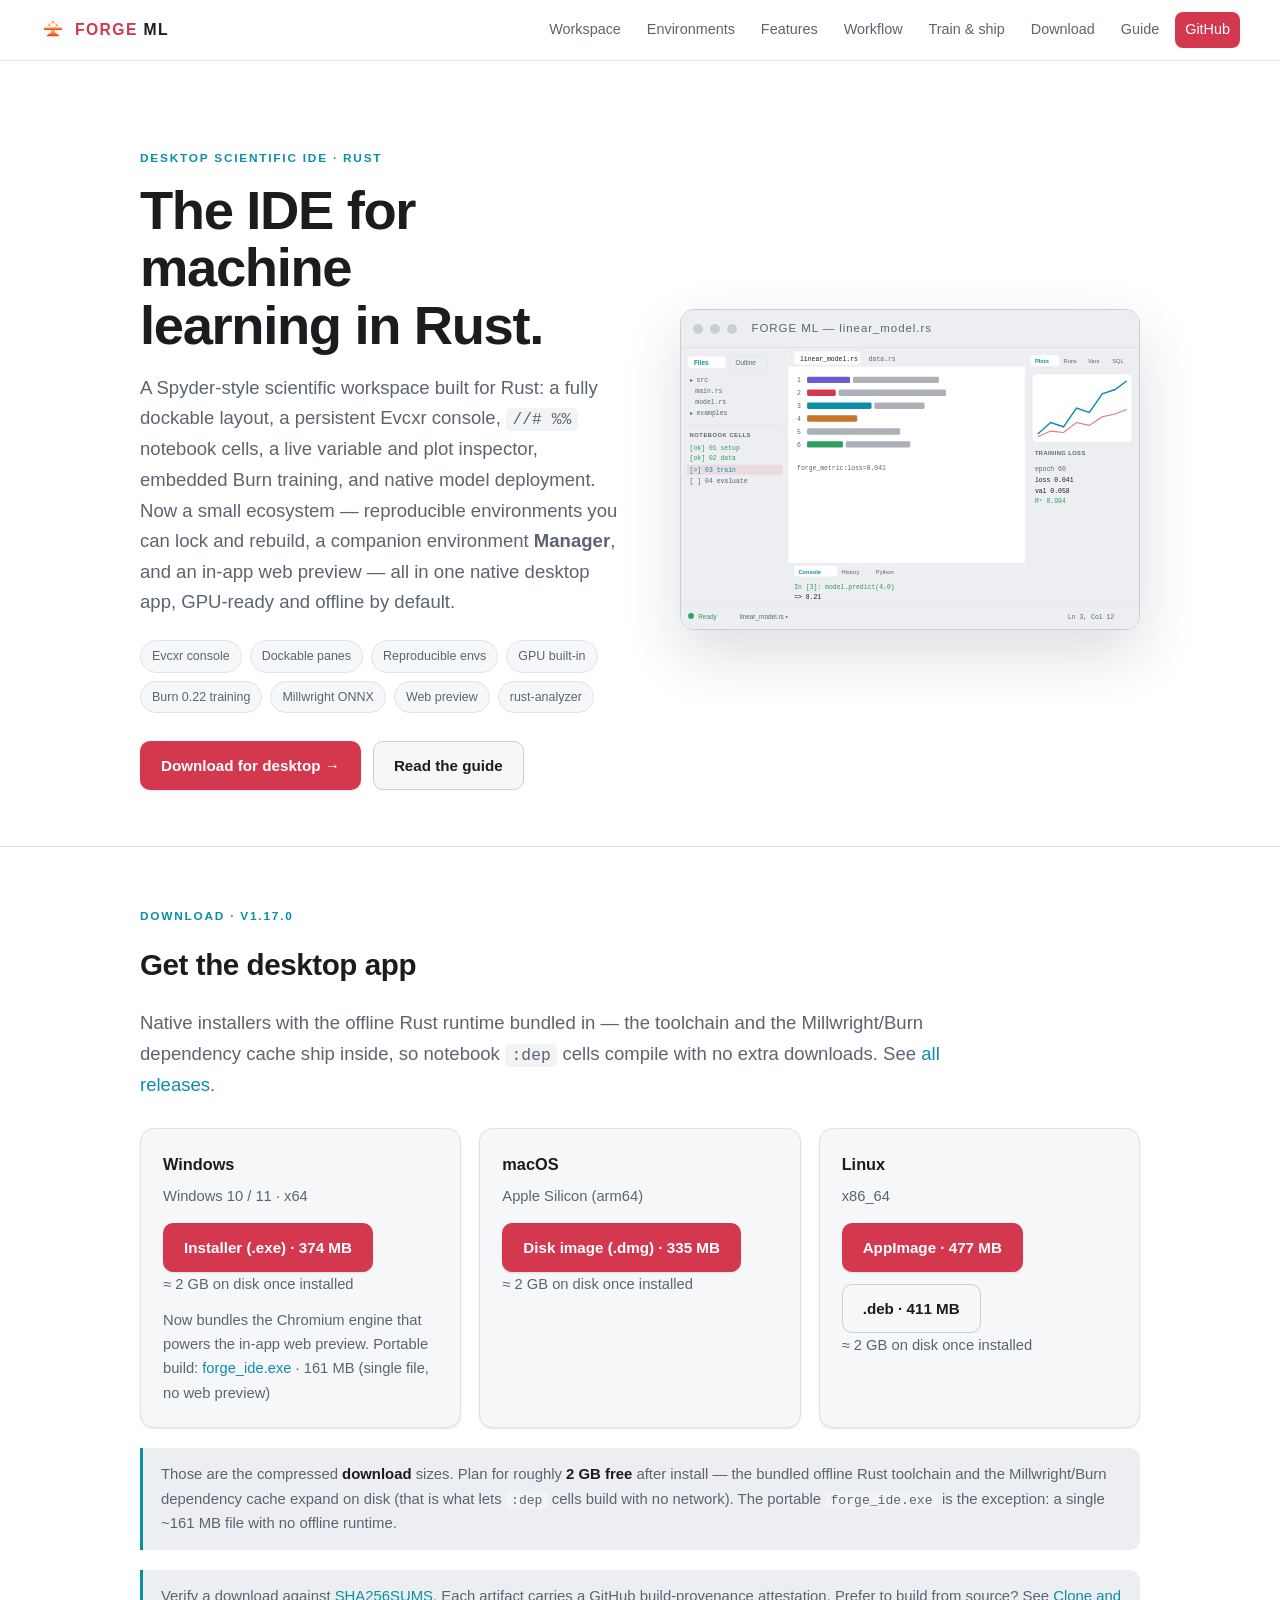
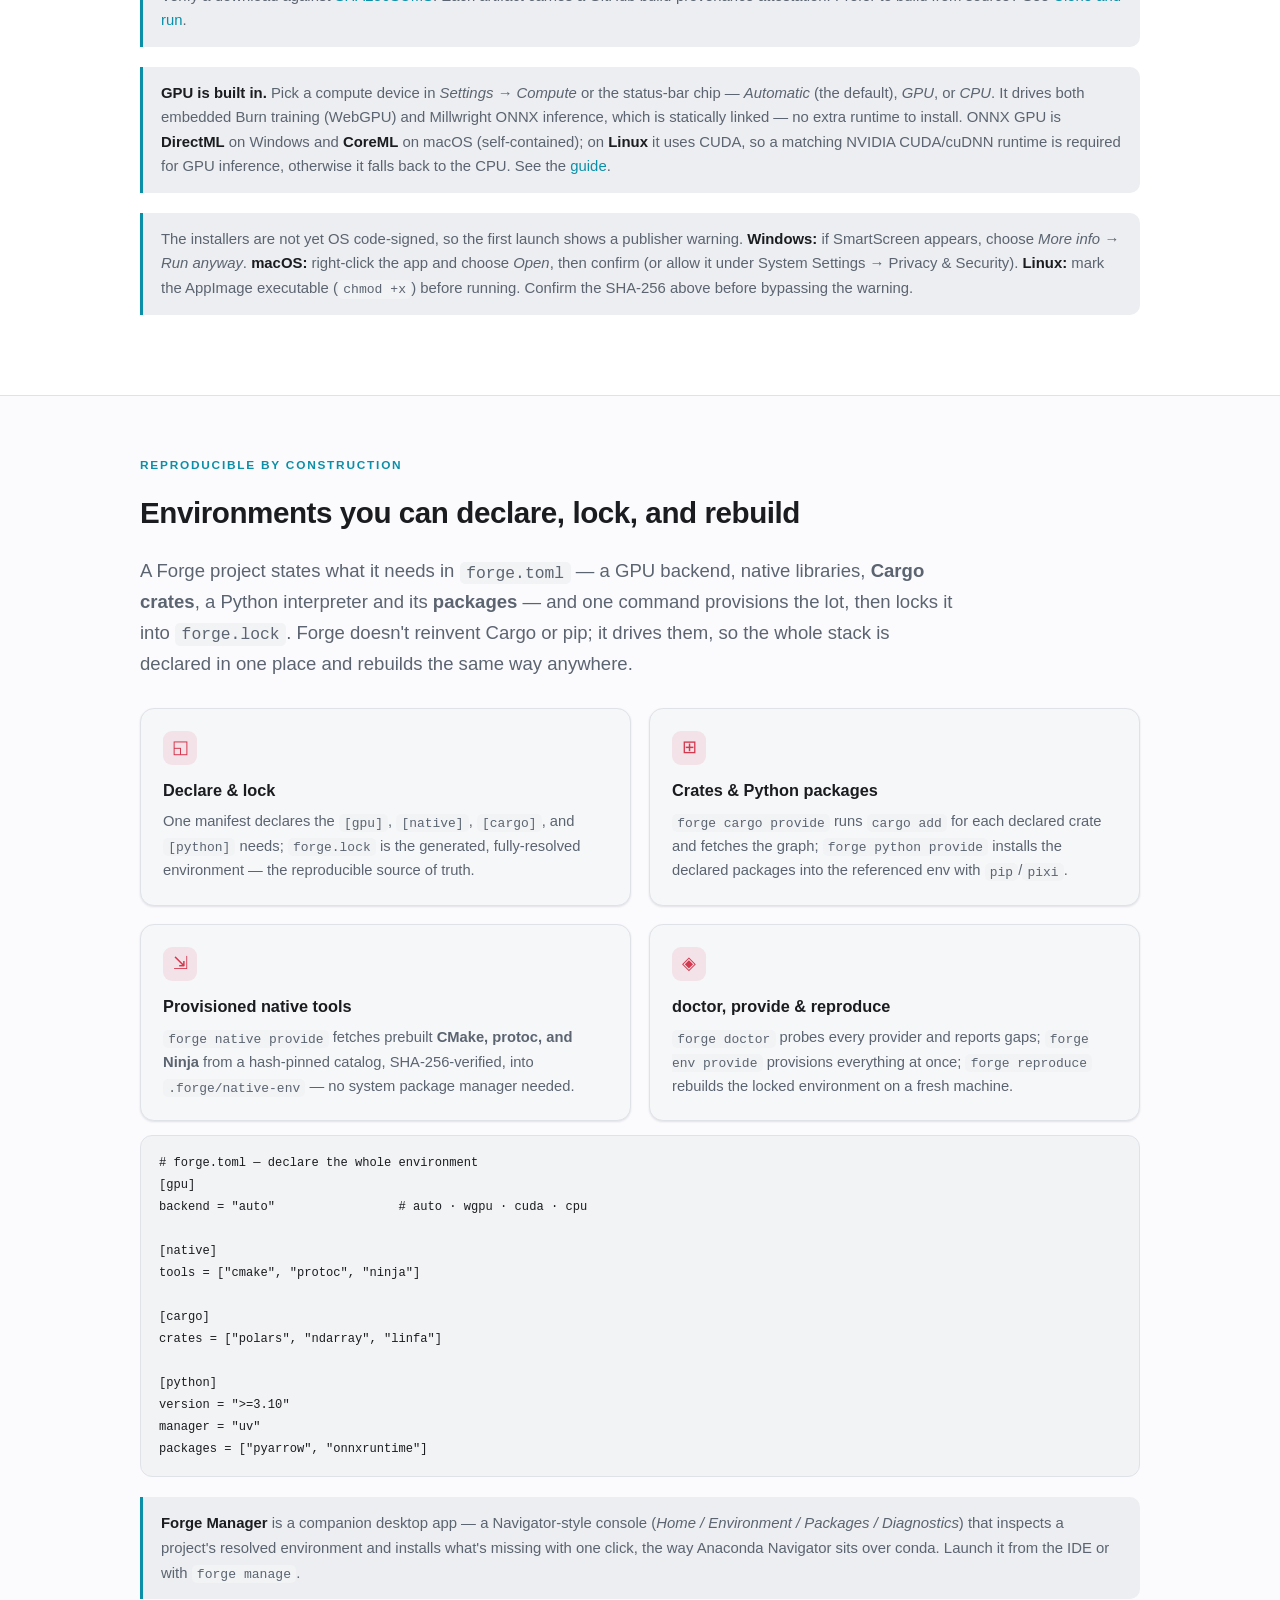
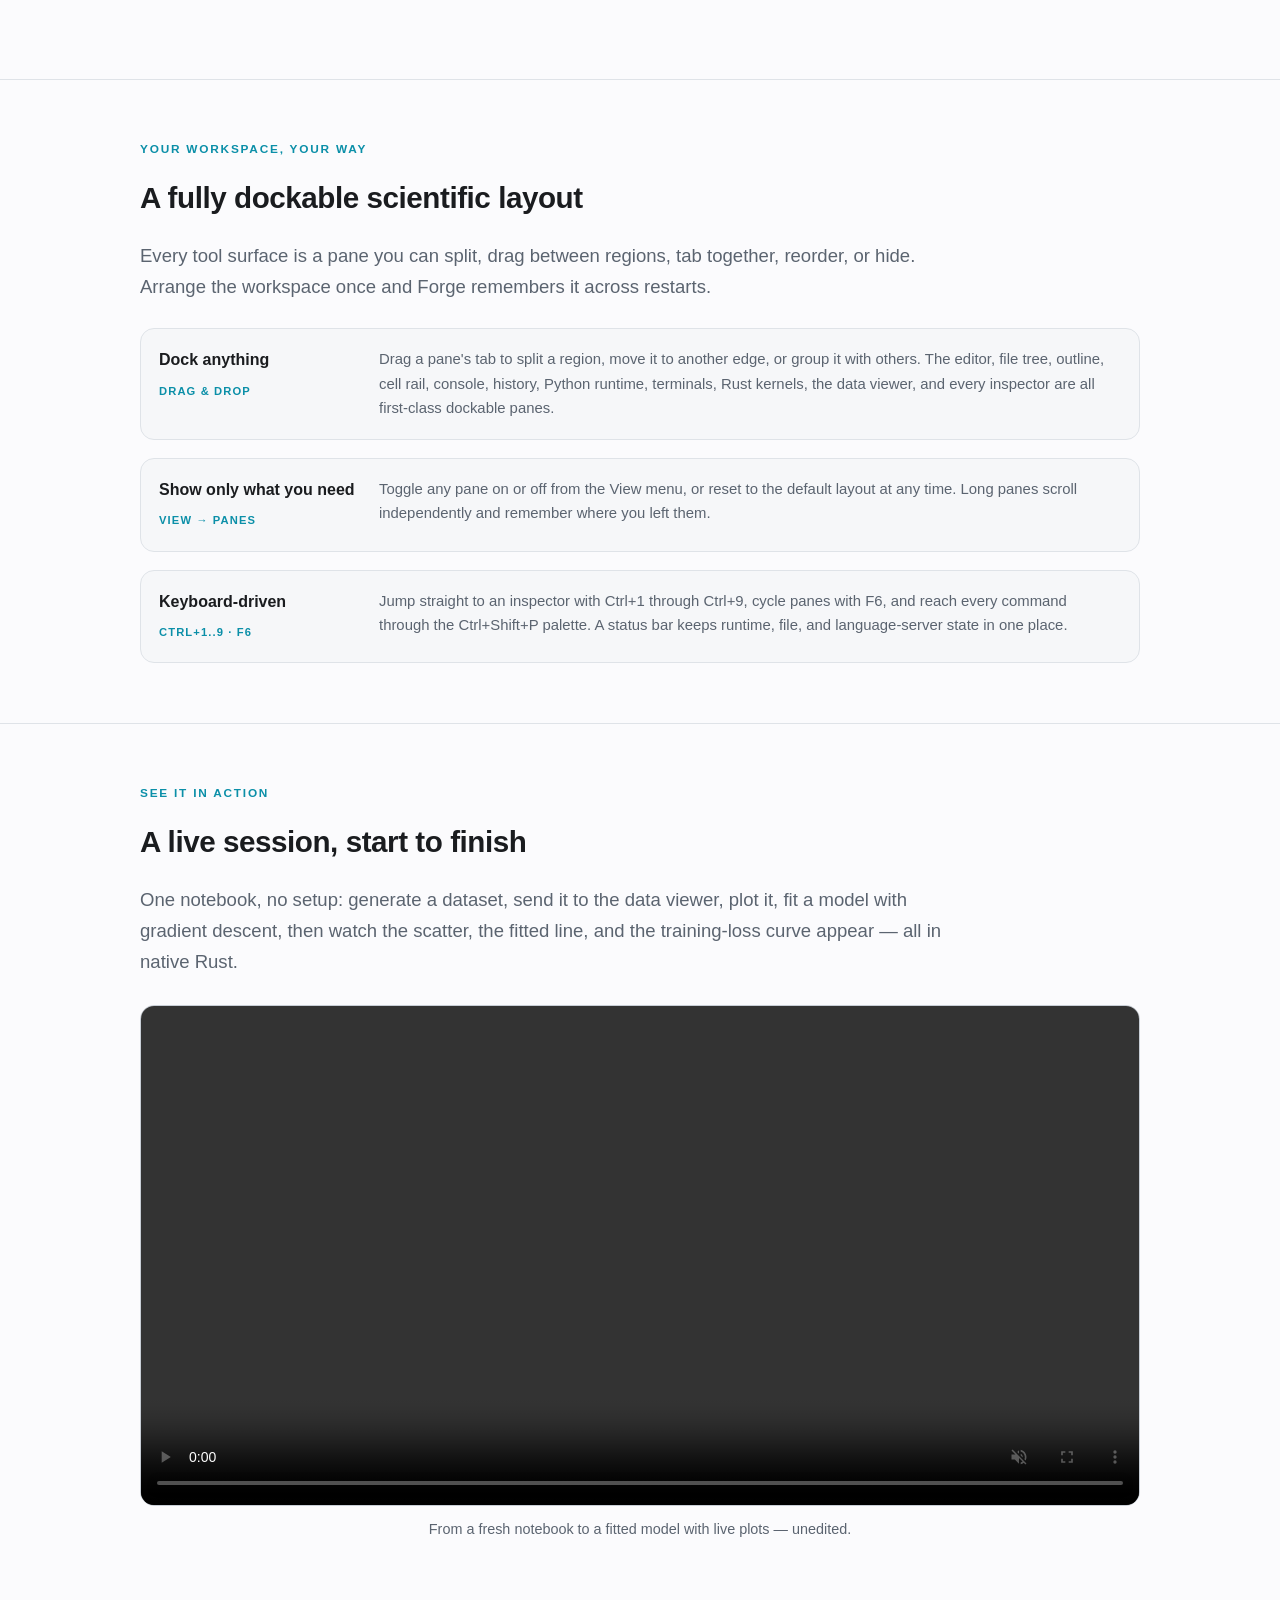
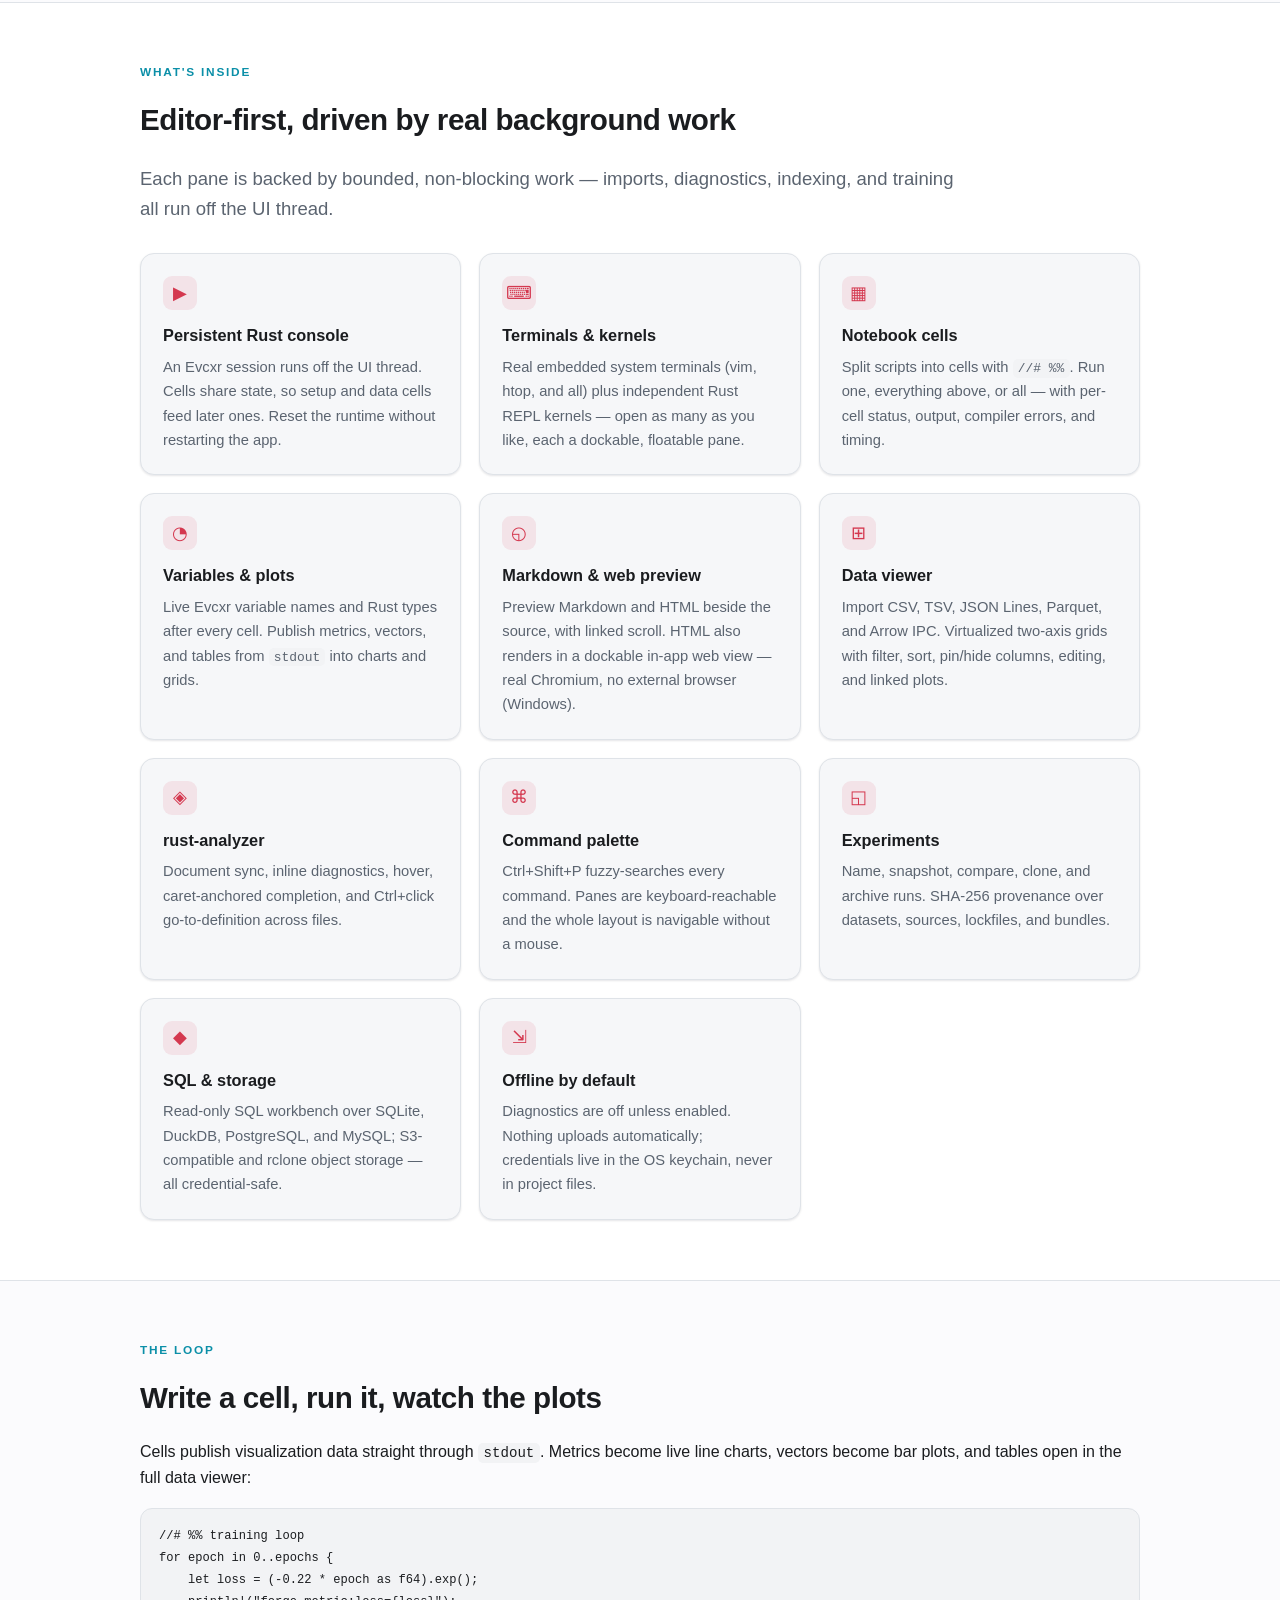
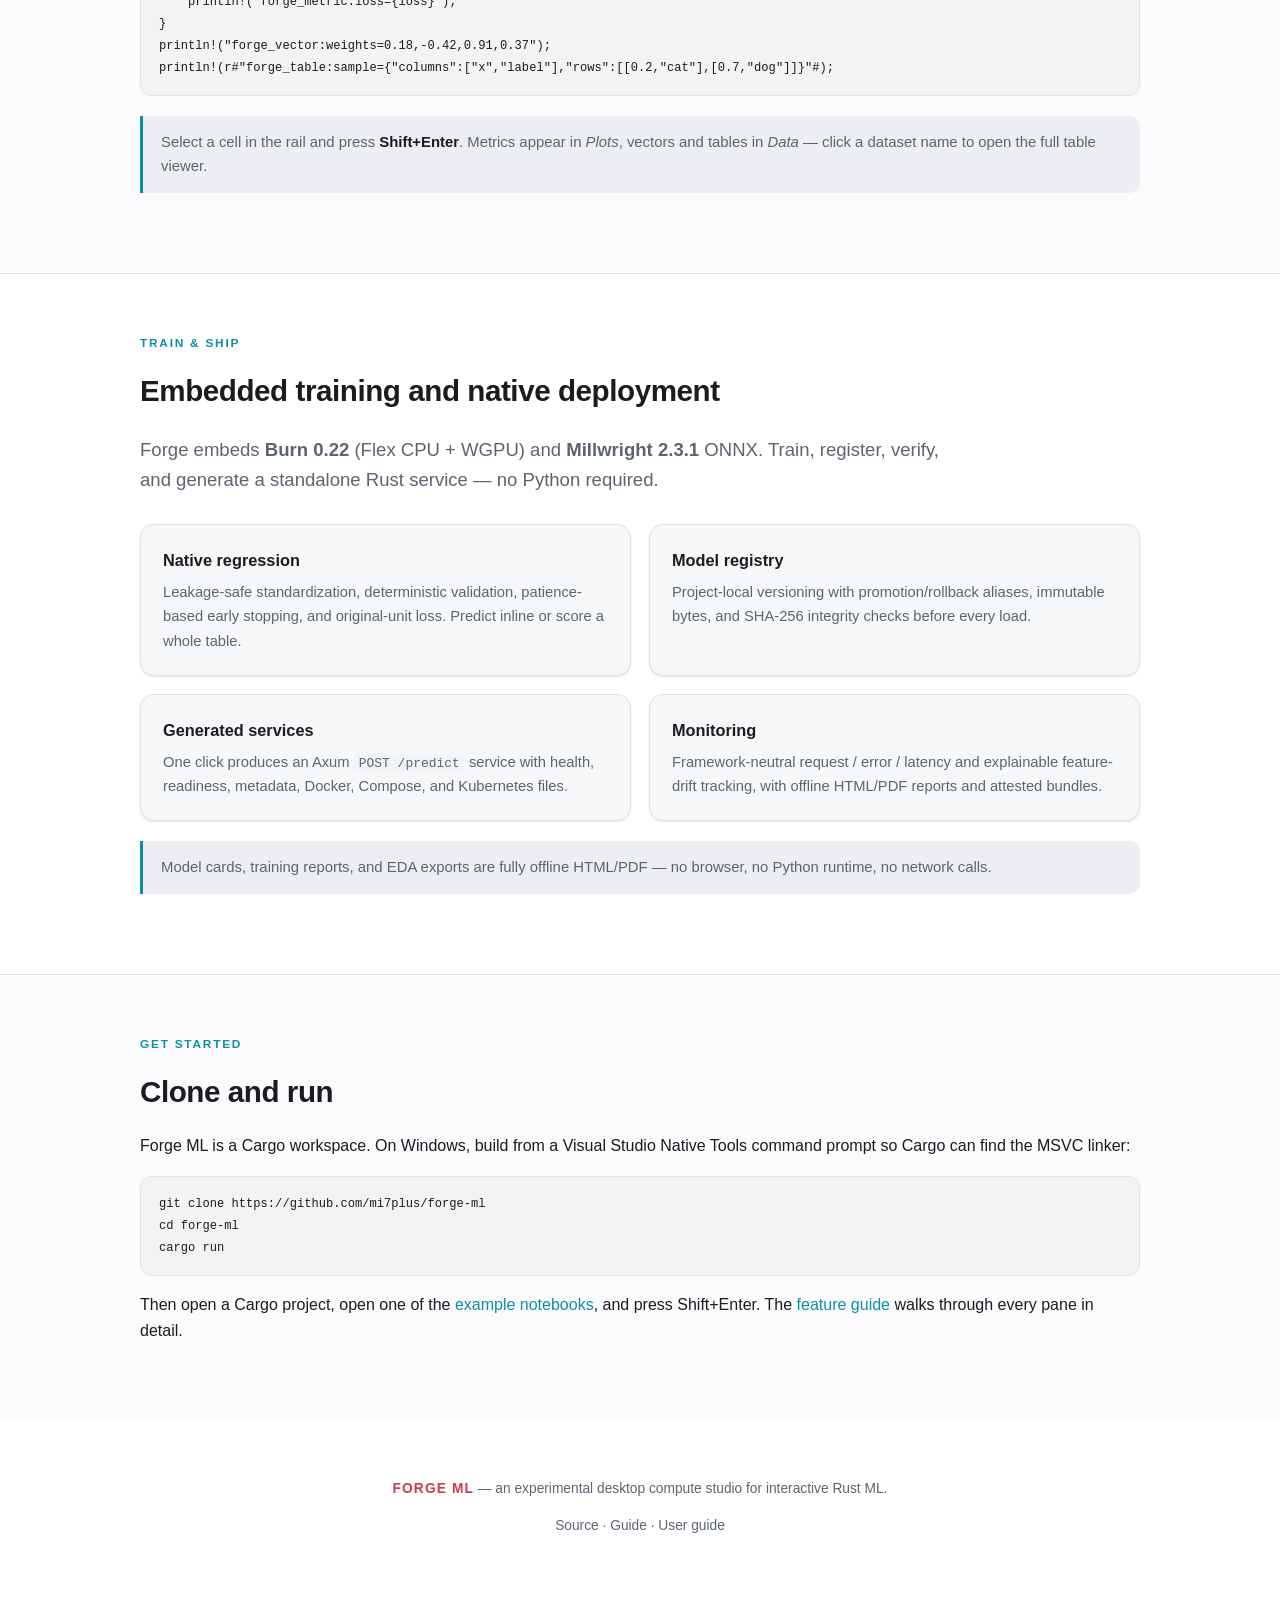
<file: site/index.html>
<!DOCTYPE html>
<html lang="en">
<head>
<meta charset="utf-8">
<meta name="viewport" content="width=device-width, initial-scale=1">
<title>Forge ML — a Rust IDE for machine learning</title>
<meta name="description" content="Forge ML is a desktop scientific IDE for interactive Rust machine-learning work: a dockable workspace, a persistent Evcxr console, notebook cells, live plots, embedded Burn training, and native model deployment.">
<link rel="icon" type="image/svg+xml" href="favicon.svg">
<link rel="alternate icon" href="favicon.ico">
<link rel="apple-touch-icon" href="favicon-256.png">
<link rel="stylesheet" href="styles.css">
</head>
<body>
<nav class="nav">
  <span class="brand"><img src="logo-mark.svg" alt="" width="26" height="26" style="vertical-align:-7px;margin-right:9px">FORGE <span>ML</span></span>
  <div class="links">
    <a href="#workspace">Workspace</a>
    <a href="#ecosystem">Environments</a>
    <a href="#features">Features</a>
    <a href="#workflow">Workflow</a>
    <a href="#ml">Train &amp; ship</a>
    <a href="#download">Download</a>
    <a href="guide.html">Guide</a>
    <a class="cta" href="https://github.com/mi7plus/forge-ml">GitHub</a>
  </div>
</nav>

<header class="hero">
  <div class="wrap hero-grid">
    <div>
      <p class="eyebrow">Desktop scientific IDE · Rust</p>
      <h1>The IDE for machine<br>learning in Rust.</h1>
      <p class="lede">A Spyder-style scientific workspace built for Rust: a fully dockable layout,
      a persistent Evcxr console, <code>//# %%</code> notebook cells, a live variable and plot
      inspector, embedded Burn training, and native model deployment. Now a small ecosystem —
      reproducible environments you can lock and rebuild, a companion environment
      <strong>Manager</strong>, and an in-app web preview — all in one native desktop app,
      GPU-ready and offline by default.</p>
      <div class="badges">
        <span class="chip">Evcxr console</span>
        <span class="chip">Dockable panes</span>
        <span class="chip">Reproducible envs</span>
        <span class="chip">GPU built-in</span>
        <span class="chip">Burn 0.22 training</span>
        <span class="chip">Millwright ONNX</span>
        <span class="chip">Web preview</span>
        <span class="chip">rust-analyzer</span>
      </div>
      <div class="cta">
        <a class="btn primary" href="#download">Download for desktop →</a>
        <a class="btn ghost" href="guide.html">Read the guide</a>
      </div>
    </div>

    <div class="mockup" role="img" aria-label="Forge ML workspace: a dockable layout with a left navigator, a center editor, a right inspector, and a bottom console.">
      <div class="titlebar">
        <span class="dot"></span><span class="dot"></span><span class="dot"></span>
        <span class="tb-title">FORGE ML — linear_model.rs</span>
      </div>
      <svg viewBox="0 0 640 392" xmlns="http://www.w3.org/2000/svg">
        <!-- panels -->
        <rect x="0" y="0" width="640" height="392" style="fill:var(--surface)"/>
        <!-- left navigator -->
        <rect x="0" y="0" width="150" height="356" style="fill:var(--surface-2)"/>
        <rect x="10" y="12" width="52" height="16" rx="4" style="fill:var(--bg)"/>
        <rect x="68" y="12" width="52" height="16" rx="4" style="fill:transparent;stroke:var(--border);stroke-width:1"/>
        <text x="18" y="24" style="fill:var(--cyan);font:600 9px sans-serif">Files</text>
        <text x="76" y="24" style="fill:var(--muted);font:9px sans-serif">Outline</text>
        <g style="fill:var(--muted);font:9px monospace">
          <text x="12" y="48">▸ src</text>
          <text x="20" y="63">main.rs</text>
          <text x="20" y="78">model.rs</text>
          <text x="12" y="93">▸ examples</text>
        </g>
        <line x1="10" y1="108" x2="140" y2="108" style="stroke:var(--border);stroke-width:1"/>
        <text x="12" y="124" style="fill:var(--muted);font:700 8px sans-serif;letter-spacing:.1em">NOTEBOOK CELLS</text>
        <g style="font:9px monospace">
          <text x="12" y="142" style="fill:var(--green)">[ok] 01 setup</text>
          <text x="12" y="157" style="fill:var(--green)">[ok] 02 data</text>
          <rect x="8" y="163" width="134" height="14" rx="3" style="fill:var(--red-soft)"/>
          <text x="12" y="173" style="fill:var(--cyan)">[&gt;]  03 train</text>
          <text x="12" y="188" style="fill:var(--muted)">[ ]  04 evaluate</text>
        </g>

        <!-- editor -->
        <rect x="150" y="0" width="330" height="300" style="fill:var(--bg)"/>
        <rect x="150" y="0" width="330" height="26" style="fill:var(--surface-2)"/>
        <rect x="158" y="5" width="92" height="18" rx="4" style="fill:var(--bg)"/>
        <text x="166" y="18" style="fill:var(--text);font:9px monospace">linear_model.rs</text>
        <text x="262" y="18" style="fill:var(--muted);font:9px monospace">data.rs</text>
        <g style="font:9px monospace">
          <text x="162" y="48" style="fill:var(--muted)">1</text><rect x="176" y="40" width="60" height="9" rx="2" style="fill:var(--violet)"/><rect x="240" y="40" width="120" height="9" rx="2" style="fill:var(--muted);opacity:.5"/>
          <text x="162" y="66" style="fill:var(--muted)">2</text><rect x="176" y="58" width="40" height="9" rx="2" style="fill:var(--red)"/><rect x="220" y="58" width="150" height="9" rx="2" style="fill:var(--muted);opacity:.5"/>
          <text x="162" y="84" style="fill:var(--muted)">3</text><rect x="176" y="76" width="90" height="9" rx="2" style="fill:var(--cyan)"/><rect x="270" y="76" width="70" height="9" rx="2" style="fill:var(--muted);opacity:.5"/>
          <text x="162" y="102" style="fill:var(--muted)">4</text><rect x="176" y="94" width="70" height="9" rx="2" style="fill:var(--ember)"/>
          <text x="162" y="120" style="fill:var(--muted)">5</text><rect x="176" y="112" width="130" height="9" rx="2" style="fill:var(--muted);opacity:.5"/>
          <text x="162" y="138" style="fill:var(--muted)">6</text><rect x="176" y="130" width="50" height="9" rx="2" style="fill:var(--green)"/><rect x="230" y="130" width="90" height="9" rx="2" style="fill:var(--muted);opacity:.5"/>
        </g>
        <text x="162" y="170" style="fill:var(--muted);font:9px monospace">forge_metric:loss=0.041</text>

        <!-- bottom console under editor -->
        <rect x="150" y="300" width="330" height="56" style="fill:var(--surface-2)"/>
        <rect x="158" y="304" width="60" height="15" rx="3" style="fill:var(--bg)"/>
        <text x="164" y="315" style="fill:var(--cyan);font:600 8px sans-serif">Console</text>
        <text x="224" y="315" style="fill:var(--muted);font:8px sans-serif">History</text>
        <text x="272" y="315" style="fill:var(--muted);font:8px sans-serif">Python</text>
        <text x="158" y="336" style="fill:var(--green);font:9px monospace">In [3]: model.predict(4.0)</text>
        <text x="158" y="350" style="fill:var(--text);font:9px monospace">=&gt; 8.21</text>

        <!-- right inspector -->
        <rect x="480" y="0" width="160" height="356" style="fill:var(--surface-2)"/>
        <g style="font:8px sans-serif">
          <rect x="488" y="10" width="40" height="15" rx="3" style="fill:var(--bg)"/>
          <text x="494" y="21" style="fill:var(--cyan);font-weight:600">Plots</text>
          <text x="534" y="21" style="fill:var(--muted)">Runs</text>
          <text x="568" y="21" style="fill:var(--muted)">Vars</text>
          <text x="602" y="21" style="fill:var(--muted)">SQL</text>
        </g>
        <rect x="490" y="36" width="140" height="96" rx="6" style="fill:var(--bg);stroke:var(--border);stroke-width:1"/>
        <polyline points="498,120 516,104 534,110 552,84 570,90 588,64 606,58 622,46"
                  style="fill:none;stroke:var(--cyan);stroke-width:2"/>
        <polyline points="498,124 516,116 534,118 552,104 570,108 588,96 606,92 622,86"
                  style="fill:none;stroke:var(--red);stroke-width:1.5;opacity:.7"/>
        <text x="494" y="150" style="fill:var(--muted);font:700 8px sans-serif;letter-spacing:.08em">TRAINING LOSS</text>
        <g style="font:9px monospace">
          <text x="494" y="172" style="fill:var(--muted)">epoch 60</text>
          <text x="494" y="187" style="fill:var(--text)">loss   0.041</text>
          <text x="494" y="202" style="fill:var(--text)">val    0.058</text>
          <text x="494" y="217" style="fill:var(--green)">R²     0.994</text>
        </g>

        <!-- status bar -->
        <rect x="0" y="356" width="640" height="36" style="fill:var(--surface-2)"/>
        <line x1="0" y1="356" x2="640" y2="356" style="stroke:var(--border);stroke-width:1"/>
        <circle cx="14" cy="374" r="4" style="fill:var(--green)"/>
        <text x="24" y="378" style="fill:var(--green);font:9px sans-serif">Ready</text>
        <text x="82" y="378" style="fill:var(--muted);font:9px sans-serif">linear_model.rs •</text>
        <text x="540" y="378" style="fill:var(--muted);font:9px monospace">Ln 3, Col 12</text>
      </svg>
    </div>
  </div>
</header>

<section id="download">
  <div class="wrap">
    <p class="eyebrow">Download · v1.17.0</p>
    <h2>Get the desktop app</h2>
    <p class="lede">Native installers with the offline Rust runtime bundled in — the toolchain and the
    Millwright/Burn dependency cache ship inside, so notebook <code>:dep</code> cells compile with no
    extra downloads. See <a href="https://github.com/mi7plus/forge-ml/releases/latest">all releases</a>.</p>
    <div class="grid">
      <div class="card">
        <h3>Windows</h3>
        <p>Windows 10 / 11 · x64</p>
        <div class="cta" style="margin-top:14px">
          <a class="btn primary" href="https://github.com/mi7plus/forge-ml/releases/download/v1.17.0/forge_ide_1.17.0_x64-setup.exe">Installer (.exe) · 374&nbsp;MB</a>
        </div>
        <p class="foot">≈&nbsp;2&nbsp;GB on disk once installed</p>
        <p style="margin-top:12px">Now bundles the Chromium engine that powers the in-app web preview.
          Portable build:
          <a href="https://github.com/mi7plus/forge-ml/releases/download/v1.17.0/forge_ide.exe">forge_ide.exe</a> · 161&nbsp;MB
          (single file, no web preview)</p>
      </div>
      <div class="card">
        <h3>macOS</h3>
        <p>Apple Silicon (arm64)</p>
        <div class="cta" style="margin-top:14px">
          <a class="btn primary" href="https://github.com/mi7plus/forge-ml/releases/download/v1.17.0/Forge.ML_1.17.0_aarch64.dmg">Disk image (.dmg) · 335&nbsp;MB</a>
        </div>
        <p class="foot">≈&nbsp;2&nbsp;GB on disk once installed</p>
      </div>
      <div class="card">
        <h3>Linux</h3>
        <p>x86_64</p>
        <div class="cta" style="margin-top:14px">
          <a class="btn primary" href="https://github.com/mi7plus/forge-ml/releases/download/v1.17.0/forge_ide_1.17.0_x86_64.AppImage">AppImage · 477&nbsp;MB</a>
          <a class="btn ghost" href="https://github.com/mi7plus/forge-ml/releases/download/v1.17.0/forge_ide_1.17.0_amd64.deb">.deb · 411&nbsp;MB</a>
        </div>
        <p class="foot">≈&nbsp;2&nbsp;GB on disk once installed</p>
      </div>
    </div>
    <p class="note">Those are the compressed <strong>download</strong> sizes. Plan for roughly
      <strong>2&nbsp;GB free</strong> after install — the bundled offline Rust toolchain and the
      Millwright/Burn dependency cache expand on disk (that is what lets <code>:dep</code> cells build
      with no network). The portable <code>forge_ide.exe</code> is the exception: a single ~161&nbsp;MB
      file with no offline runtime.</p>
    <p class="note">Verify a download against
      <a href="https://github.com/mi7plus/forge-ml/releases/download/v1.17.0/SHA256SUMS">SHA256SUMS</a>.
      Each artifact carries a GitHub build-provenance attestation. Prefer to build from source?
      See <a href="#start">Clone and run</a>.</p>
    <p class="note"><strong>GPU is built in.</strong> Pick a compute device in <em>Settings → Compute</em> or
      the status-bar chip — <em>Automatic</em> (the default), <em>GPU</em>, or <em>CPU</em>. It drives both
      embedded Burn training (WebGPU) and Millwright ONNX inference, which is statically linked — no extra
      runtime to install. ONNX GPU is <strong>DirectML</strong> on Windows and <strong>CoreML</strong> on
      macOS (self-contained); on <strong>Linux</strong> it uses CUDA, so a matching NVIDIA CUDA/cuDNN runtime
      is required for GPU inference, otherwise it falls back to the CPU. See the
      <a href="guide.html#compute">guide</a>.</p>
    <p class="note">The installers are not yet OS code-signed, so the first launch shows a publisher
      warning. <strong>Windows:</strong> if SmartScreen appears, choose <em>More info → Run anyway</em>.
      <strong>macOS:</strong> right-click the app and choose <em>Open</em>, then confirm (or allow it under
      System Settings → Privacy &amp; Security). <strong>Linux:</strong> mark the AppImage executable
      (<code>chmod +x</code>) before running. Confirm the SHA-256 above before bypassing the warning.</p>
  </div>
</section>

<section id="ecosystem" class="tinted">
  <div class="wrap">
    <p class="eyebrow">Reproducible by construction</p>
    <h2>Environments you can declare, lock, and rebuild</h2>
    <p class="lede">A Forge project states what it needs in <code>forge.toml</code> — a GPU backend,
    native libraries, <strong>Cargo crates</strong>, a Python interpreter and its <strong>packages</strong>
    — and one command provisions the lot, then locks it into <code>forge.lock</code>. Forge doesn't
    reinvent Cargo or pip; it drives them, so the whole stack is declared in one place and rebuilds the
    same way anywhere.</p>
    <div class="grid grid-2">
      <div class="card"><span class="ico">◱</span><h3>Declare &amp; lock</h3><p>One manifest declares the <code>[gpu]</code>, <code>[native]</code>, <code>[cargo]</code>, and <code>[python]</code> needs; <code>forge.lock</code> is the generated, fully-resolved environment — the reproducible source of truth.</p></div>
      <div class="card"><span class="ico">⊞</span><h3>Crates &amp; Python packages</h3><p><code>forge cargo provide</code> runs <code>cargo add</code> for each declared crate and fetches the graph; <code>forge python provide</code> installs the declared packages into the referenced env with <code>pip</code>/<code>pixi</code>.</p></div>
      <div class="card"><span class="ico">⇲</span><h3>Provisioned native tools</h3><p><code>forge native provide</code> fetches prebuilt <strong>CMake, protoc, and Ninja</strong> from a hash-pinned catalog, SHA-256-verified, into <code>.forge/native-env</code> — no system package manager needed.</p></div>
      <div class="card"><span class="ico">◈</span><h3>doctor, provide &amp; reproduce</h3><p><code>forge doctor</code> probes every provider and reports gaps; <code>forge env provide</code> provisions everything at once; <code>forge reproduce</code> rebuilds the locked environment on a fresh machine.</p></div>
    </div>
<pre><code># forge.toml — declare the whole environment
[gpu]
backend = "auto"                 # auto · wgpu · cuda · cpu

[native]
tools = ["cmake", "protoc", "ninja"]

[cargo]
crates = ["polars", "ndarray", "linfa"]

[python]
version = "&gt;=3.10"
manager = "uv"
packages = ["pyarrow", "onnxruntime"]</code></pre>
    <div class="note"><strong>Forge Manager</strong> is a companion desktop app — a Navigator-style
    console (<em>Home / Environment / Packages / Diagnostics</em>) that inspects a project's resolved
    environment and installs what's missing with one click, the way Anaconda Navigator sits over conda.
    Launch it from the IDE or with <code>forge manage</code>.</div>
  </div>
</section>

<section id="workspace" class="tinted">
  <div class="wrap">
    <p class="eyebrow">Your workspace, your way</p>
    <h2>A fully dockable scientific layout</h2>
    <p class="lede">Every tool surface is a pane you can split, drag between regions, tab together,
    reorder, or hide. Arrange the workspace once and Forge remembers it across restarts.</p>
    <div class="rows">
      <div class="row2">
        <div class="rk">Dock anything<span class="tag">drag &amp; drop</span></div>
        <p>Drag a pane's tab to split a region, move it to another edge, or group it with others.
        The editor, file tree, outline, cell rail, console, history, Python runtime, terminals,
        Rust kernels, the data viewer, and every inspector are all first-class dockable panes.</p>
      </div>
      <div class="row2">
        <div class="rk">Show only what you need<span class="tag">View → Panes</span></div>
        <p>Toggle any pane on or off from the View menu, or reset to the default layout at any time.
        Long panes scroll independently and remember where you left them.</p>
      </div>
      <div class="row2">
        <div class="rk">Keyboard-driven<span class="tag">Ctrl+1..9 · F6</span></div>
        <p>Jump straight to an inspector with Ctrl+1 through Ctrl+9, cycle panes with F6, and reach
        every command through the Ctrl+Shift+P palette. A status bar keeps runtime, file, and
        language-server state in one place.</p>
      </div>
    </div>
  </div>
</section>

<section id="screenshots" class="tinted">
  <div class="wrap">
    <p class="eyebrow">See it in action</p>
    <h2>A live session, start to finish</h2>
    <p class="lede">One notebook, no setup: generate a dataset, send it to the data viewer, plot it,
    fit a model with gradient descent, then watch the scatter, the fitted line, and the training-loss
    curve appear — all in native Rust.</p>
    <figure class="demo">
      <video src="forge-demo.mp4" width="1600" height="868" autoplay muted loop playsinline controls
             preload="metadata" style="width:100%;height:auto;max-width:100%"
             aria-label="Screen recording of a Forge ML notebook: cells run to generate data, render a scatter plot and a data-plus-fit line, and show a descending training-loss curve.">
        <a href="forge-demo.mp4">Watch the demo (MP4)</a>
      </video>
      <figcaption>From a fresh notebook to a fitted model with live plots — unedited.</figcaption>
    </figure>
  </div>
</section>

<section id="features">
  <div class="wrap">
    <p class="eyebrow">What's inside</p>
    <h2>Editor-first, driven by real background work</h2>
    <p class="lede">Each pane is backed by bounded, non-blocking work — imports, diagnostics,
    indexing, and training all run off the UI thread.</p>
    <div class="grid">
      <div class="card"><span class="ico">▶</span><h3>Persistent Rust console</h3><p>An Evcxr session runs off the UI thread. Cells share state, so setup and data cells feed later ones. Reset the runtime without restarting the app.</p></div>
      <div class="card"><span class="ico">⌨</span><h3>Terminals &amp; kernels</h3><p>Real embedded system terminals (vim, htop, and all) plus independent Rust REPL kernels — open as many as you like, each a dockable, floatable pane.</p></div>
      <div class="card"><span class="ico">▦</span><h3>Notebook cells</h3><p>Split scripts into cells with <code>//# %%</code>. Run one, everything above, or all — with per-cell status, output, compiler errors, and timing.</p></div>
      <div class="card"><span class="ico">◔</span><h3>Variables &amp; plots</h3><p>Live Evcxr variable names and Rust types after every cell. Publish metrics, vectors, and tables from <code>stdout</code> into charts and grids.</p></div>
      <div class="card"><span class="ico">◵</span><h3>Markdown &amp; web preview</h3><p>Preview Markdown and HTML beside the source, with linked scroll. HTML also renders in a dockable in-app web view — real Chromium, no external browser (Windows).</p></div>
      <div class="card"><span class="ico">⊞</span><h3>Data viewer</h3><p>Import CSV, TSV, JSON Lines, Parquet, and Arrow IPC. Virtualized two-axis grids with filter, sort, pin/hide columns, editing, and linked plots.</p></div>
      <div class="card"><span class="ico">◈</span><h3>rust-analyzer</h3><p>Document sync, inline diagnostics, hover, caret-anchored completion, and Ctrl+click go-to-definition across files.</p></div>
      <div class="card"><span class="ico">⌘</span><h3>Command palette</h3><p>Ctrl+Shift+P fuzzy-searches every command. Panes are keyboard-reachable and the whole layout is navigable without a mouse.</p></div>
      <div class="card"><span class="ico">◱</span><h3>Experiments</h3><p>Name, snapshot, compare, clone, and archive runs. SHA-256 provenance over datasets, sources, lockfiles, and bundles.</p></div>
      <div class="card"><span class="ico">◆</span><h3>SQL &amp; storage</h3><p>Read-only SQL workbench over SQLite, DuckDB, PostgreSQL, and MySQL; S3-compatible and rclone object storage — all credential-safe.</p></div>
      <div class="card"><span class="ico">⇲</span><h3>Offline by default</h3><p>Diagnostics are off unless enabled. Nothing uploads automatically; credentials live in the OS keychain, never in project files.</p></div>
    </div>
  </div>
</section>

<section id="workflow" class="tinted">
  <div class="wrap">
    <p class="eyebrow">The loop</p>
    <h2>Write a cell, run it, watch the plots</h2>
    <p>Cells publish visualization data straight through <code>stdout</code>. Metrics become live line
    charts, vectors become bar plots, and tables open in the full data viewer:</p>
<pre><code>//# %% training loop
for epoch in 0..epochs {
    let loss = (-0.22 * epoch as f64).exp();
    println!("forge_metric:loss={loss}");
}
println!("forge_vector:weights=0.18,-0.42,0.91,0.37");
println!(r#"forge_table:sample={"columns":["x","label"],"rows":[[0.2,"cat"],[0.7,"dog"]]}"#);</code></pre>
    <div class="note">Select a cell in the rail and press <strong>Shift+Enter</strong>. Metrics appear in
    <em>Plots</em>, vectors and tables in <em>Data</em> — click a dataset name to open the full table viewer.</div>
  </div>
</section>

<section id="ml">
  <div class="wrap">
    <p class="eyebrow">Train &amp; ship</p>
    <h2>Embedded training and native deployment</h2>
    <p class="lede">Forge embeds <strong>Burn 0.22</strong> (Flex CPU + WGPU) and <strong>Millwright 2.3.1</strong>
    ONNX. Train, register, verify, and generate a standalone Rust service — no Python required.</p>
    <div class="grid grid-2">
      <div class="card"><h3>Native regression</h3><p>Leakage-safe standardization, deterministic validation, patience-based early stopping, and original-unit loss. Predict inline or score a whole table.</p></div>
      <div class="card"><h3>Model registry</h3><p>Project-local versioning with promotion/rollback aliases, immutable bytes, and SHA-256 integrity checks before every load.</p></div>
      <div class="card"><h3>Generated services</h3><p>One click produces an Axum <code>POST /predict</code> service with health, readiness, metadata, Docker, Compose, and Kubernetes files.</p></div>
      <div class="card"><h3>Monitoring</h3><p>Framework-neutral request / error / latency and explainable feature-drift tracking, with offline HTML/PDF reports and attested bundles.</p></div>
    </div>
    <div class="note">Model cards, training reports, and EDA exports are fully offline HTML/PDF — no browser,
    no Python runtime, no network calls.</div>
  </div>
</section>

<section id="start" class="tinted">
  <div class="wrap">
    <p class="eyebrow">Get started</p>
    <h2>Clone and run</h2>
    <p>Forge ML is a Cargo workspace. On Windows, build from a Visual Studio Native Tools command prompt
    so Cargo can find the MSVC linker:</p>
<pre><code>git clone https://github.com/mi7plus/forge-ml
cd forge-ml
cargo run</code></pre>
    <p>Then open a Cargo project, open one of the
    <a href="https://github.com/mi7plus/forge-ml/tree/main/examples">example notebooks</a>, and press
    Shift+Enter. The <a href="guide.html">feature guide</a> walks through every pane in detail.</p>
  </div>
</section>

<footer>
  <p><span class="brand">FORGE ML</span> — an experimental desktop compute studio for interactive Rust ML.</p>
  <p><a href="https://github.com/mi7plus/forge-ml">Source</a> · <a href="guide.html">Guide</a> · <a href="https://github.com/mi7plus/forge-ml/blob/main/docs/USER_GUIDE.md">User guide</a></p>
</footer>
</body>
</html>
</file>
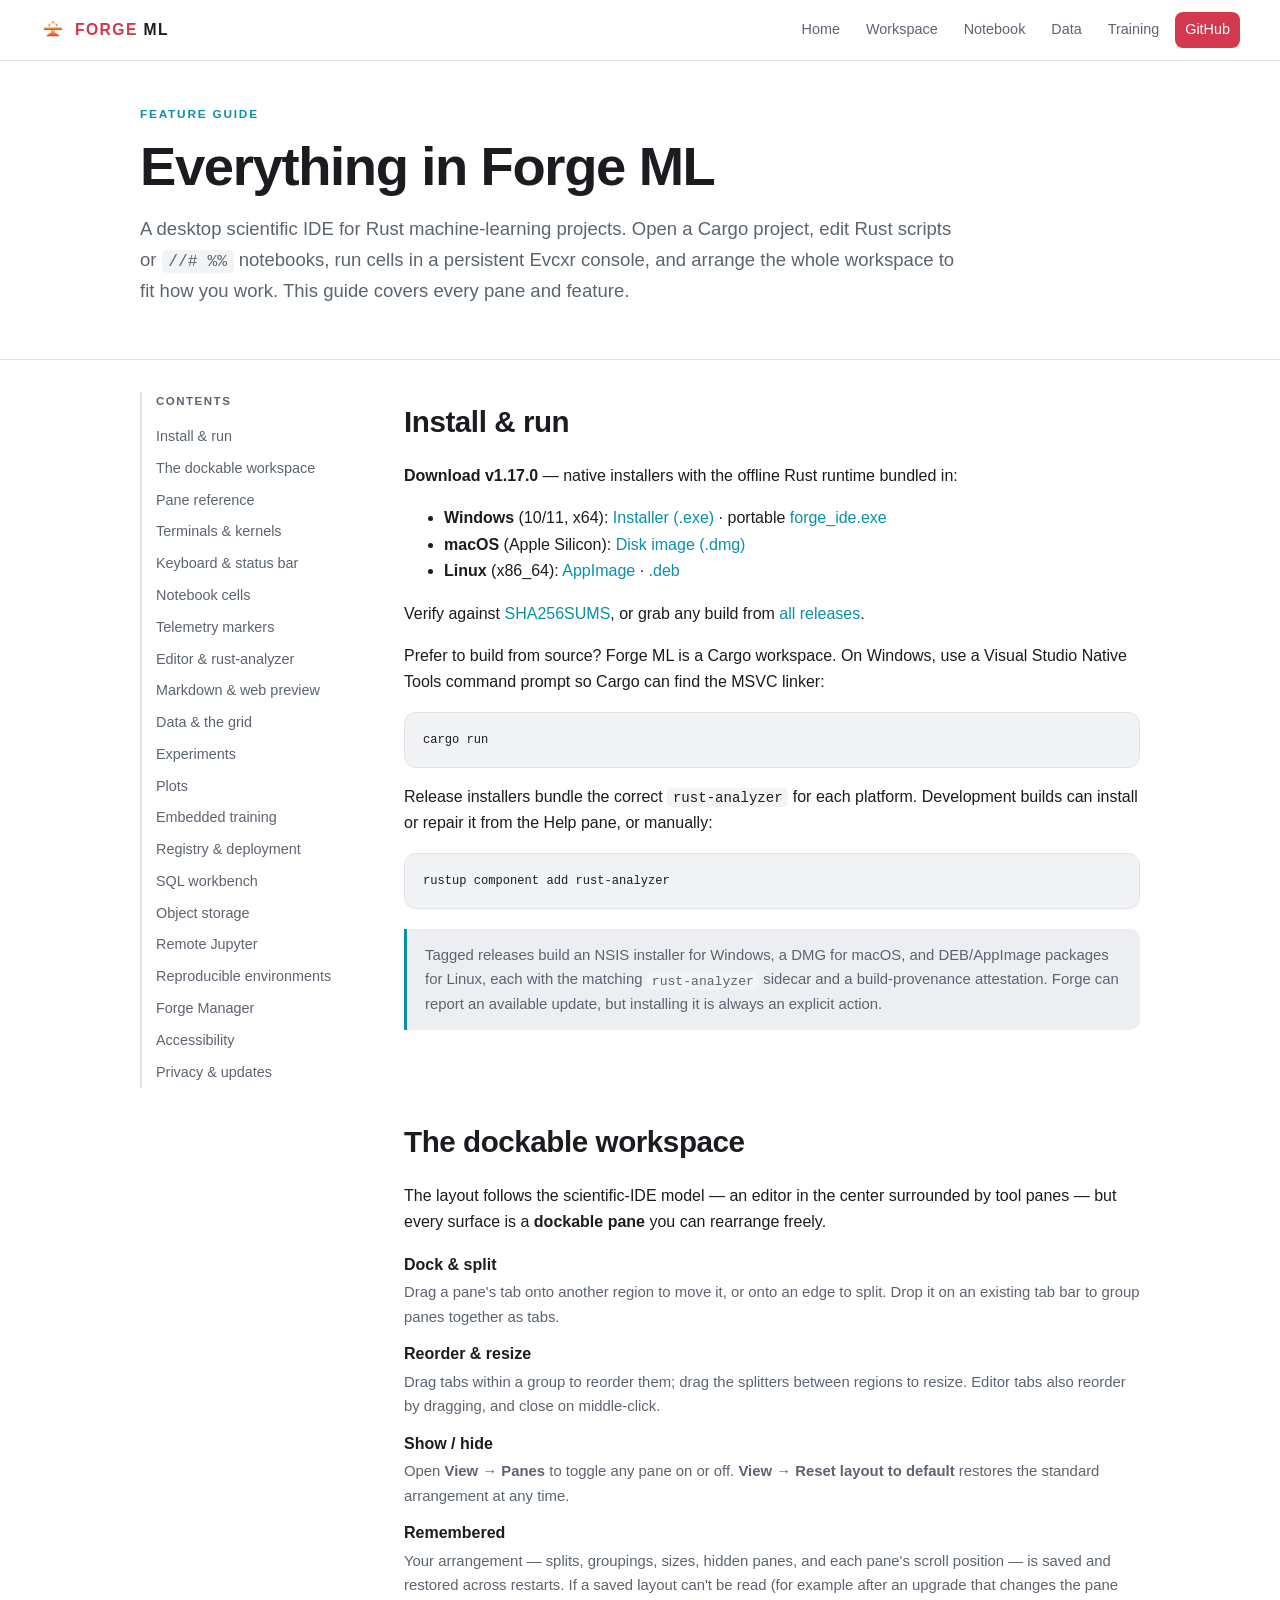
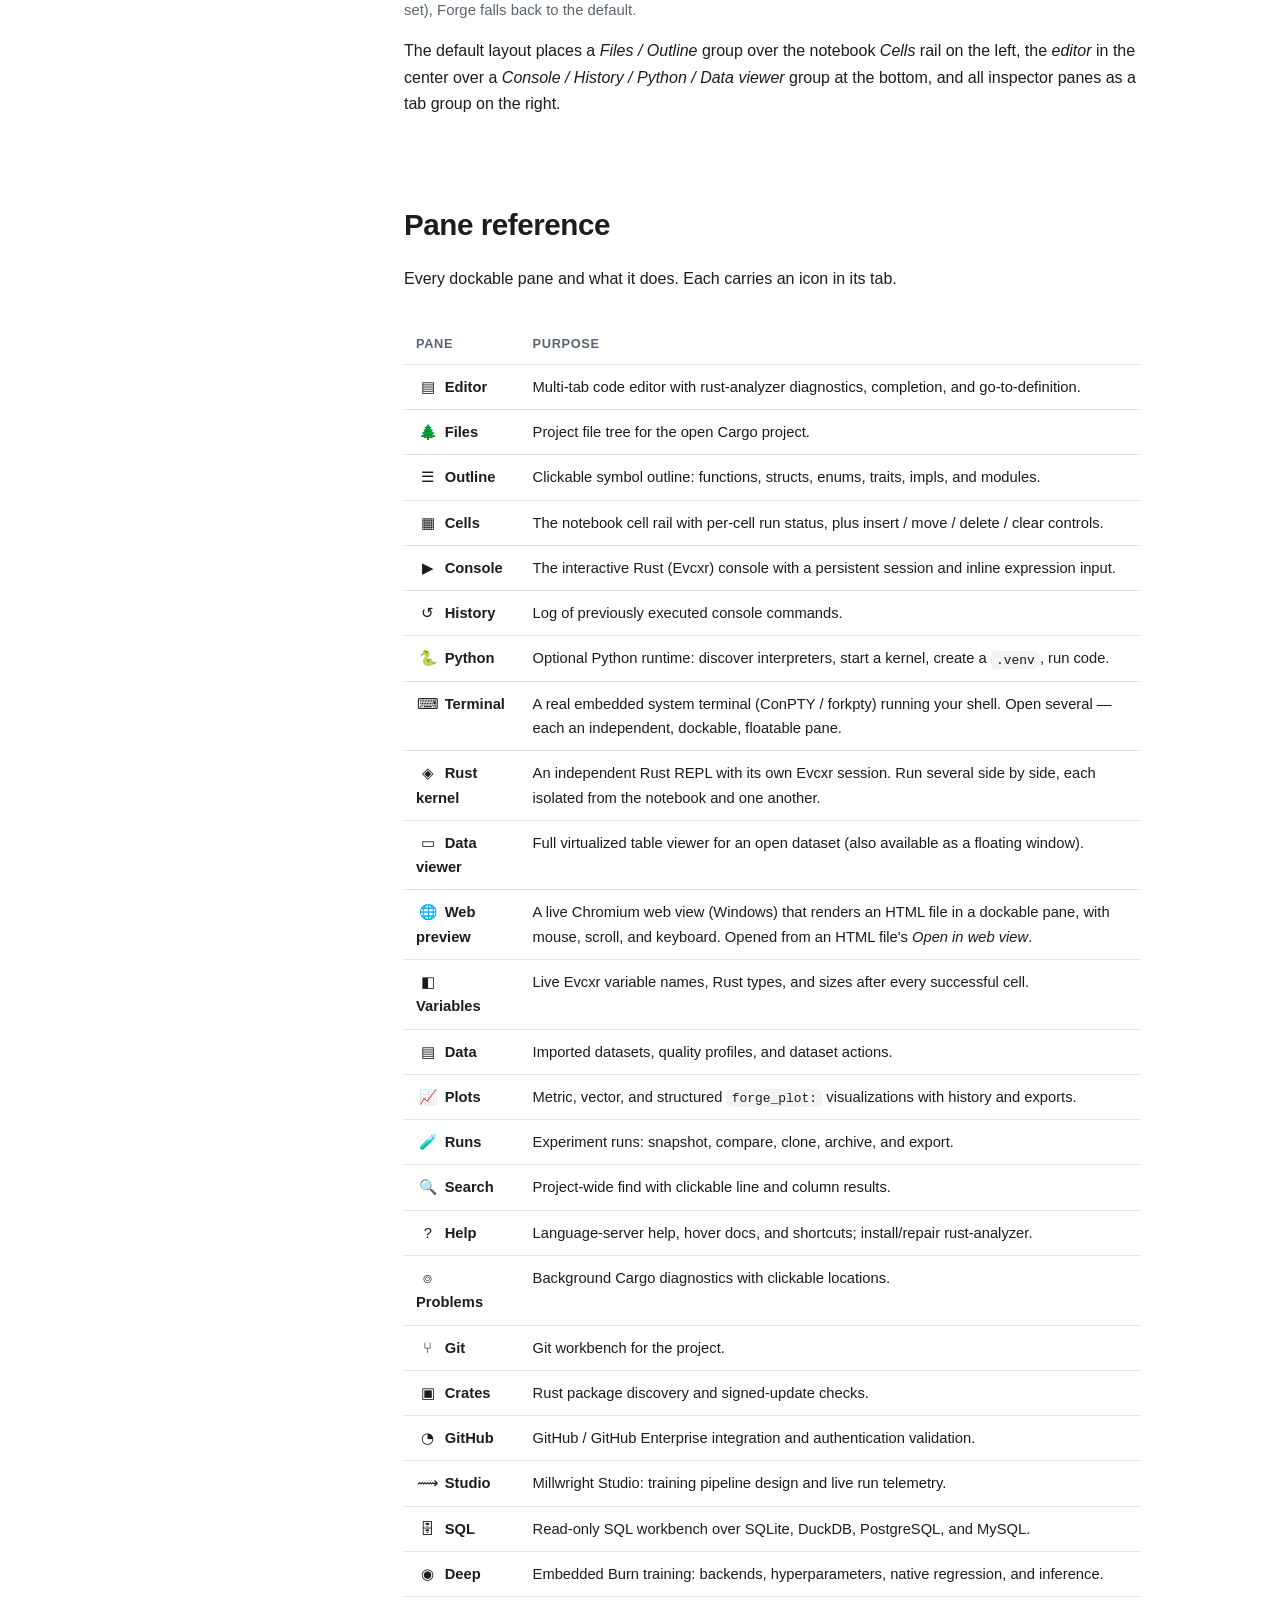
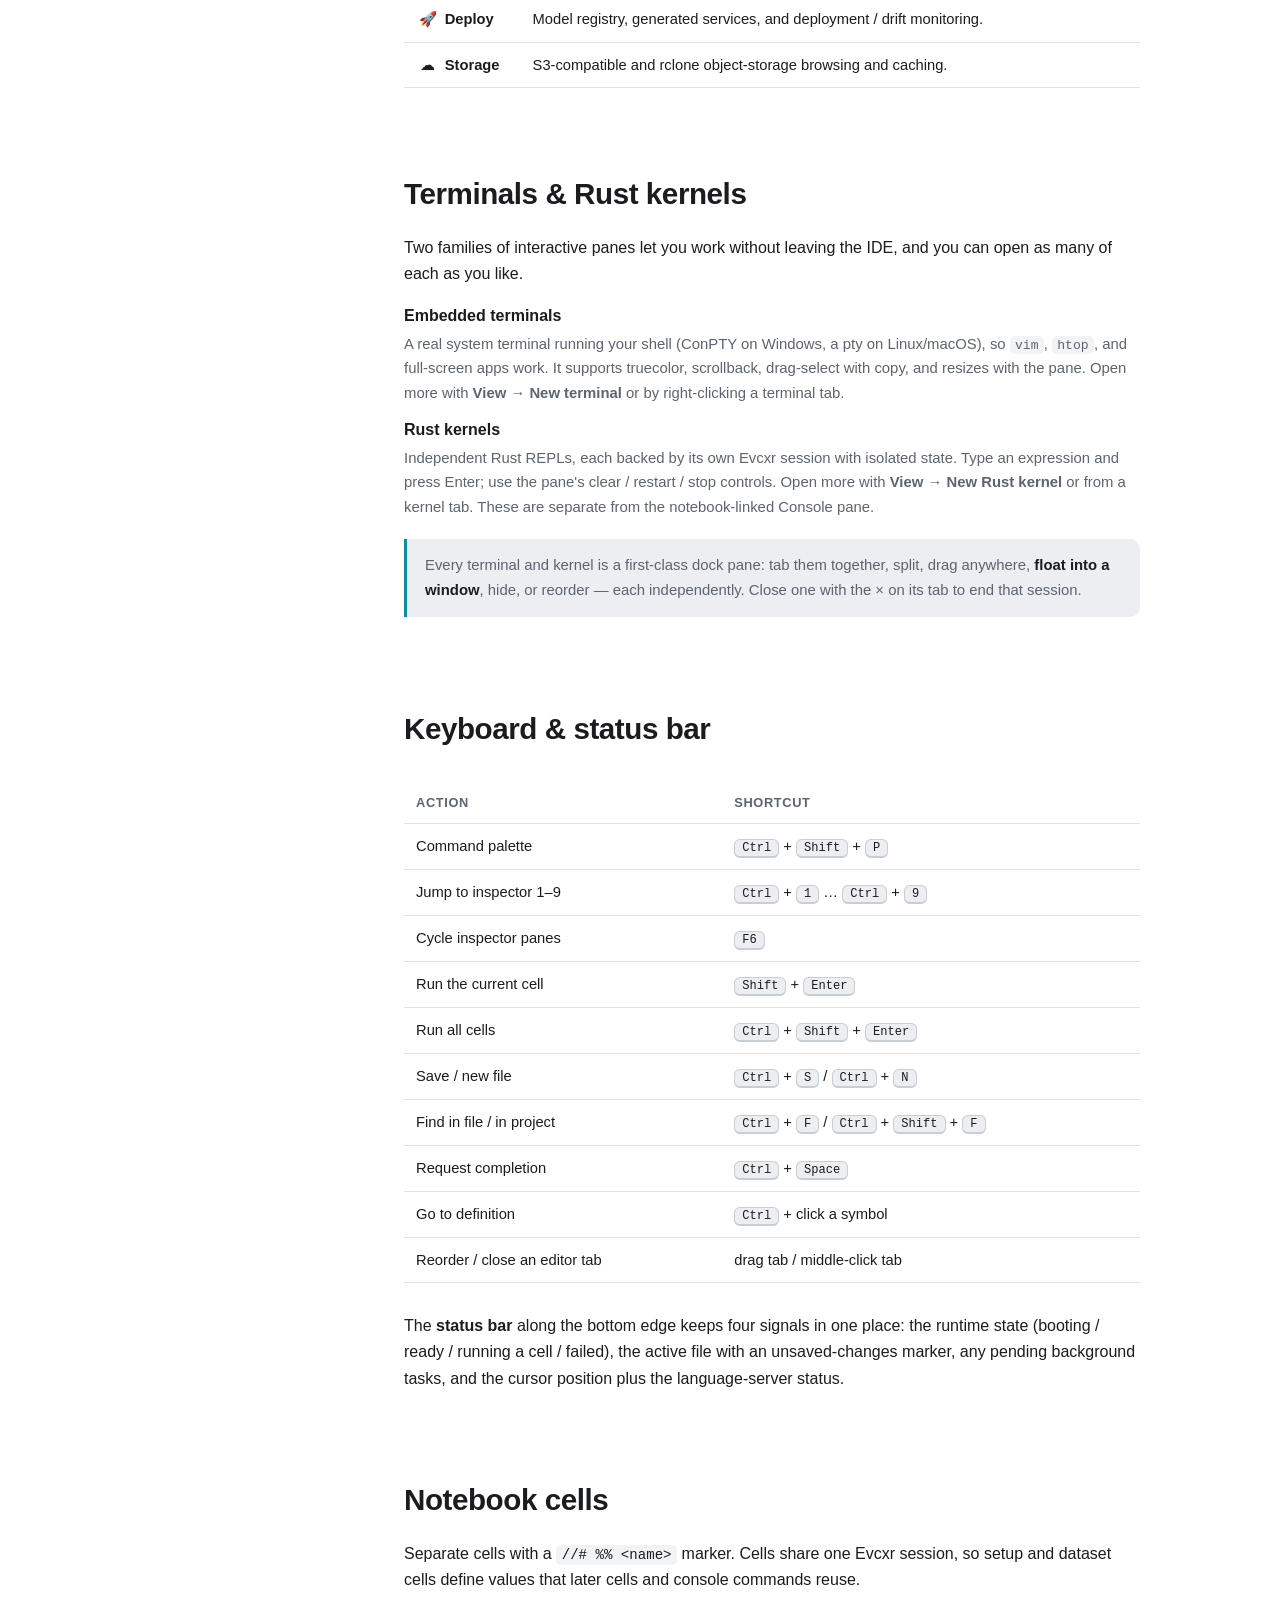
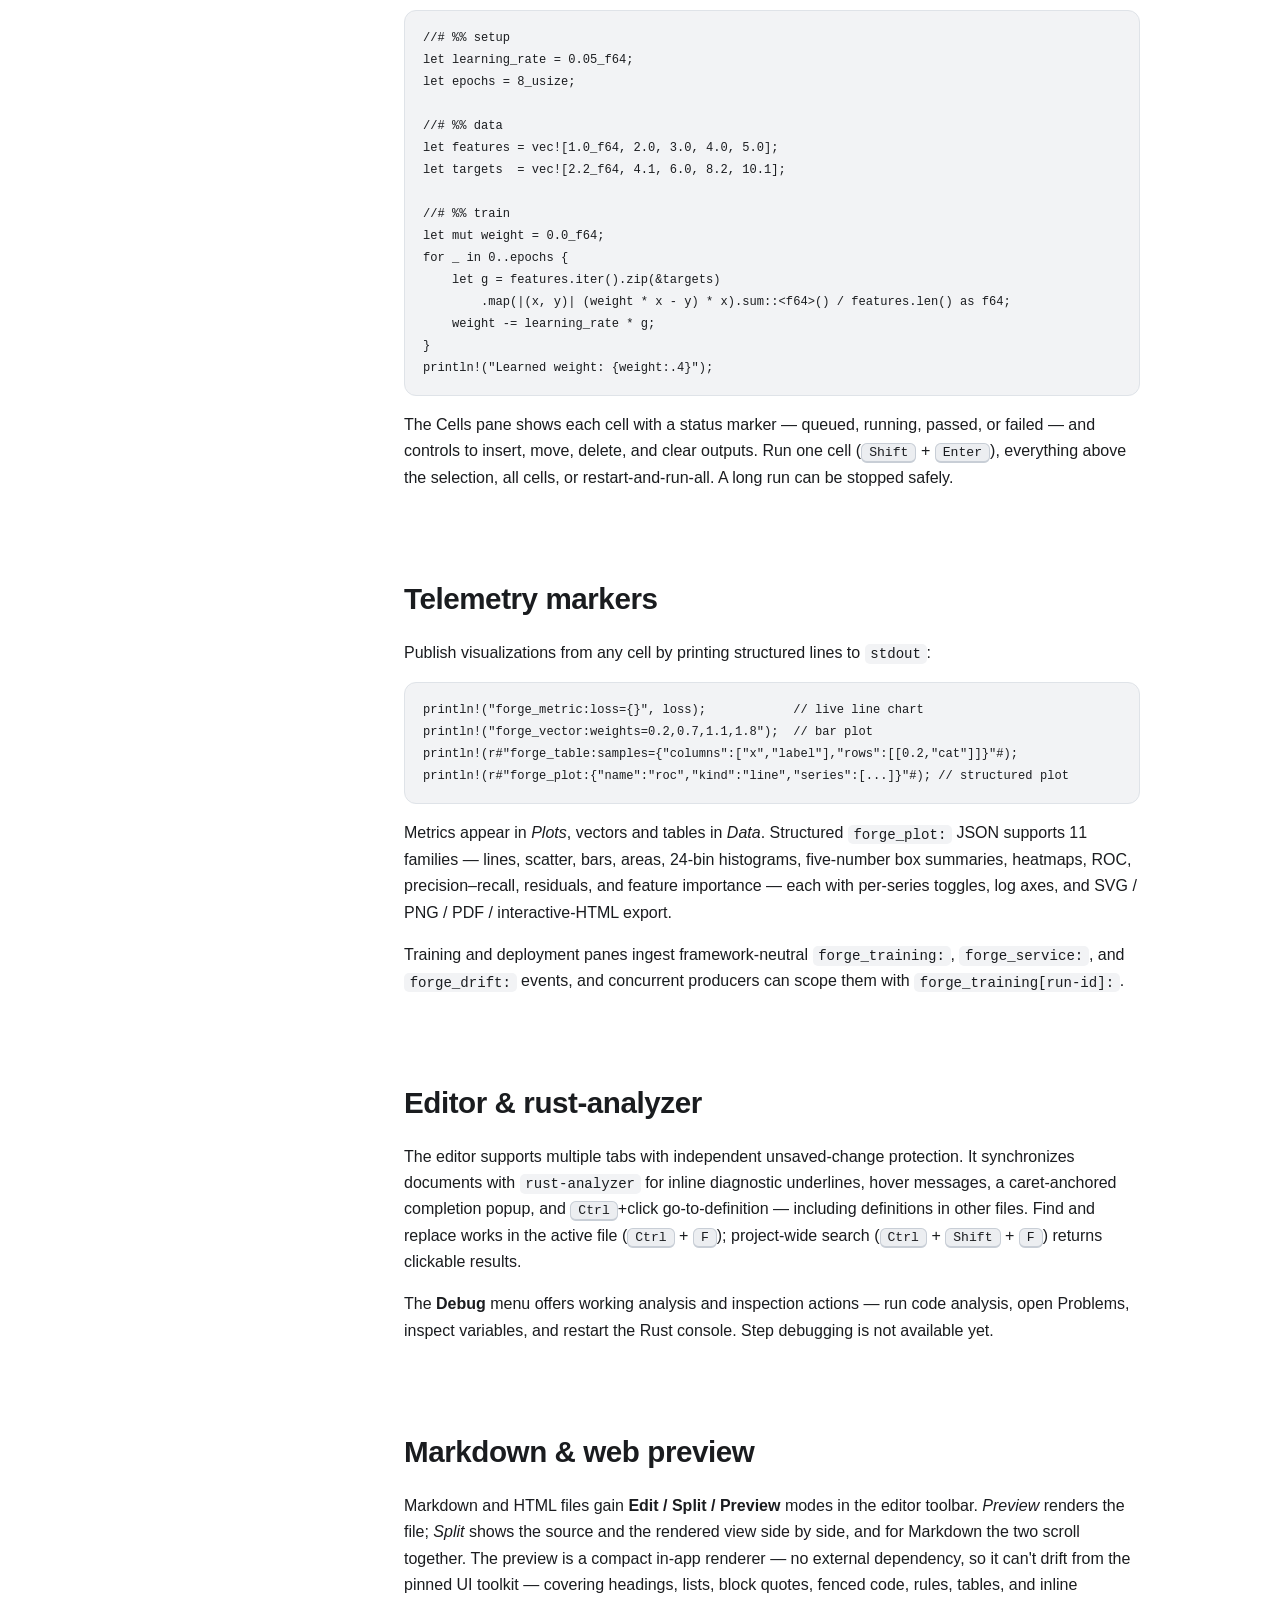
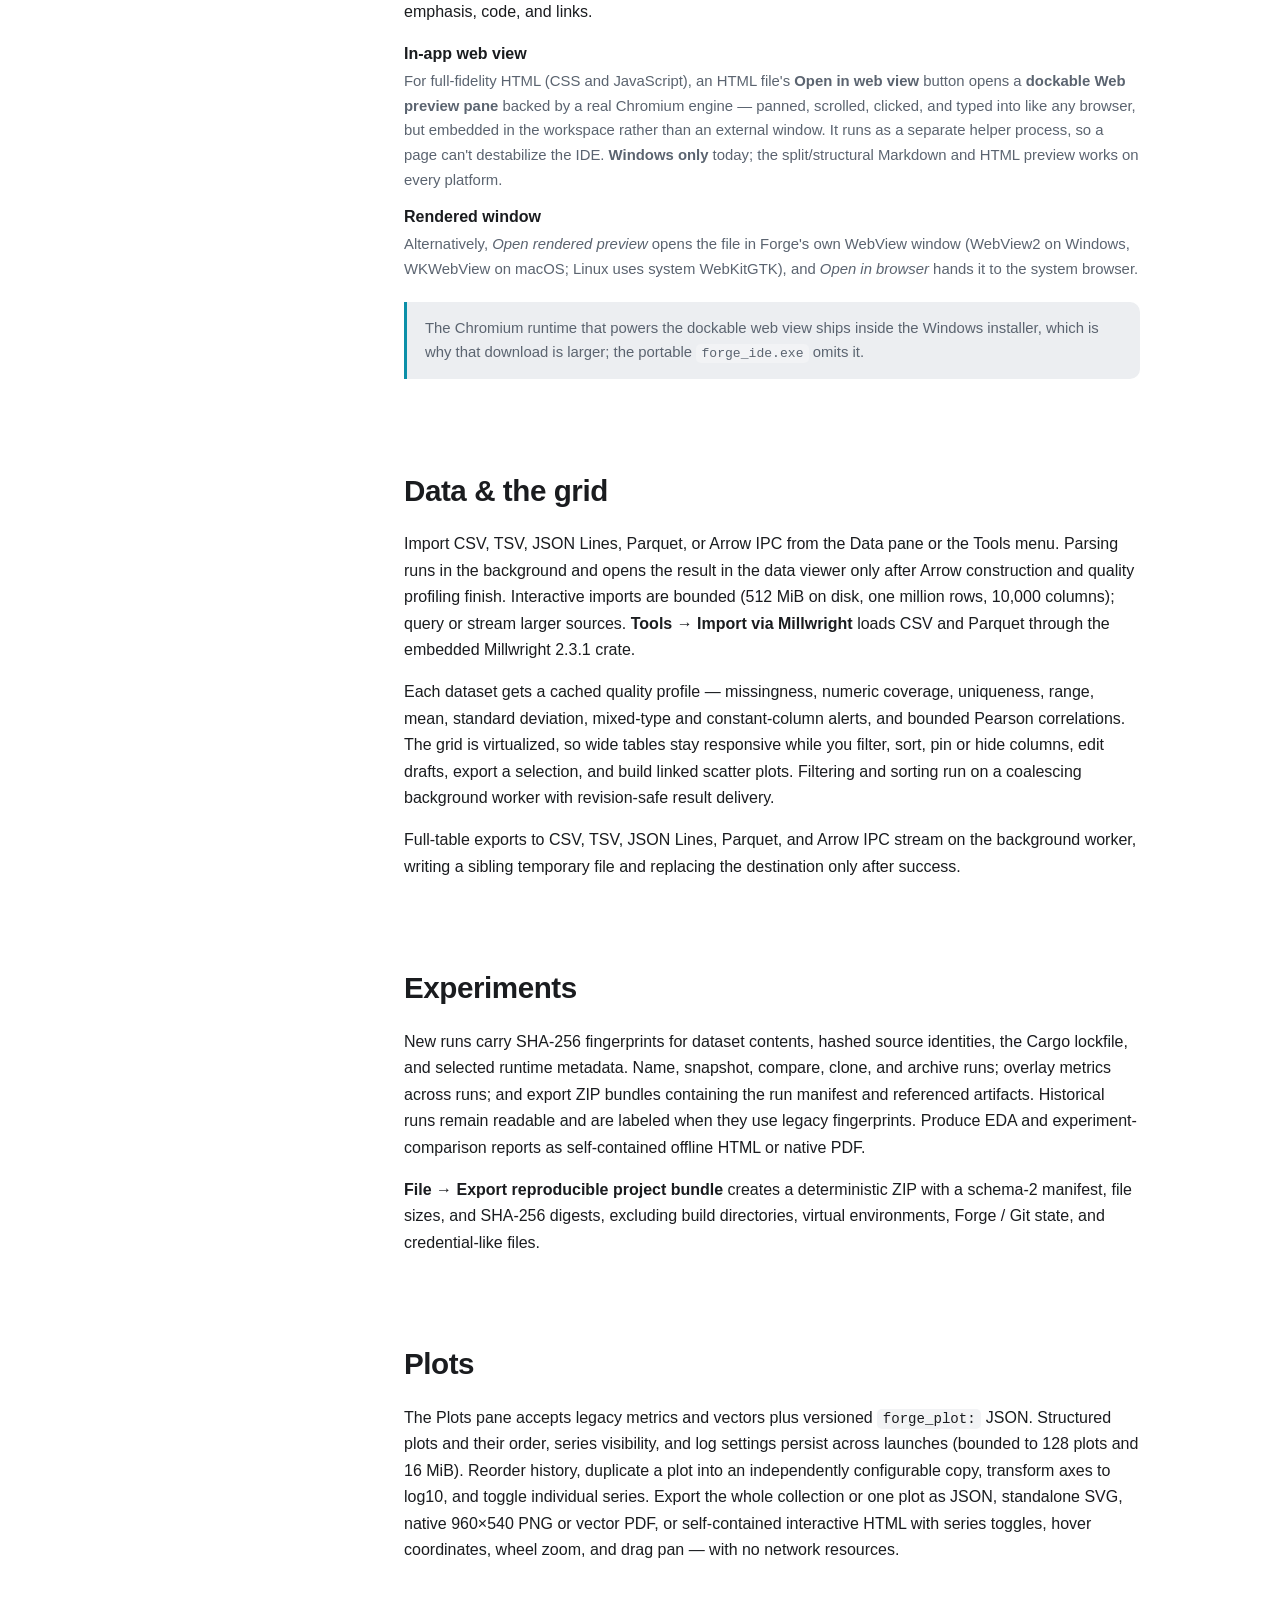
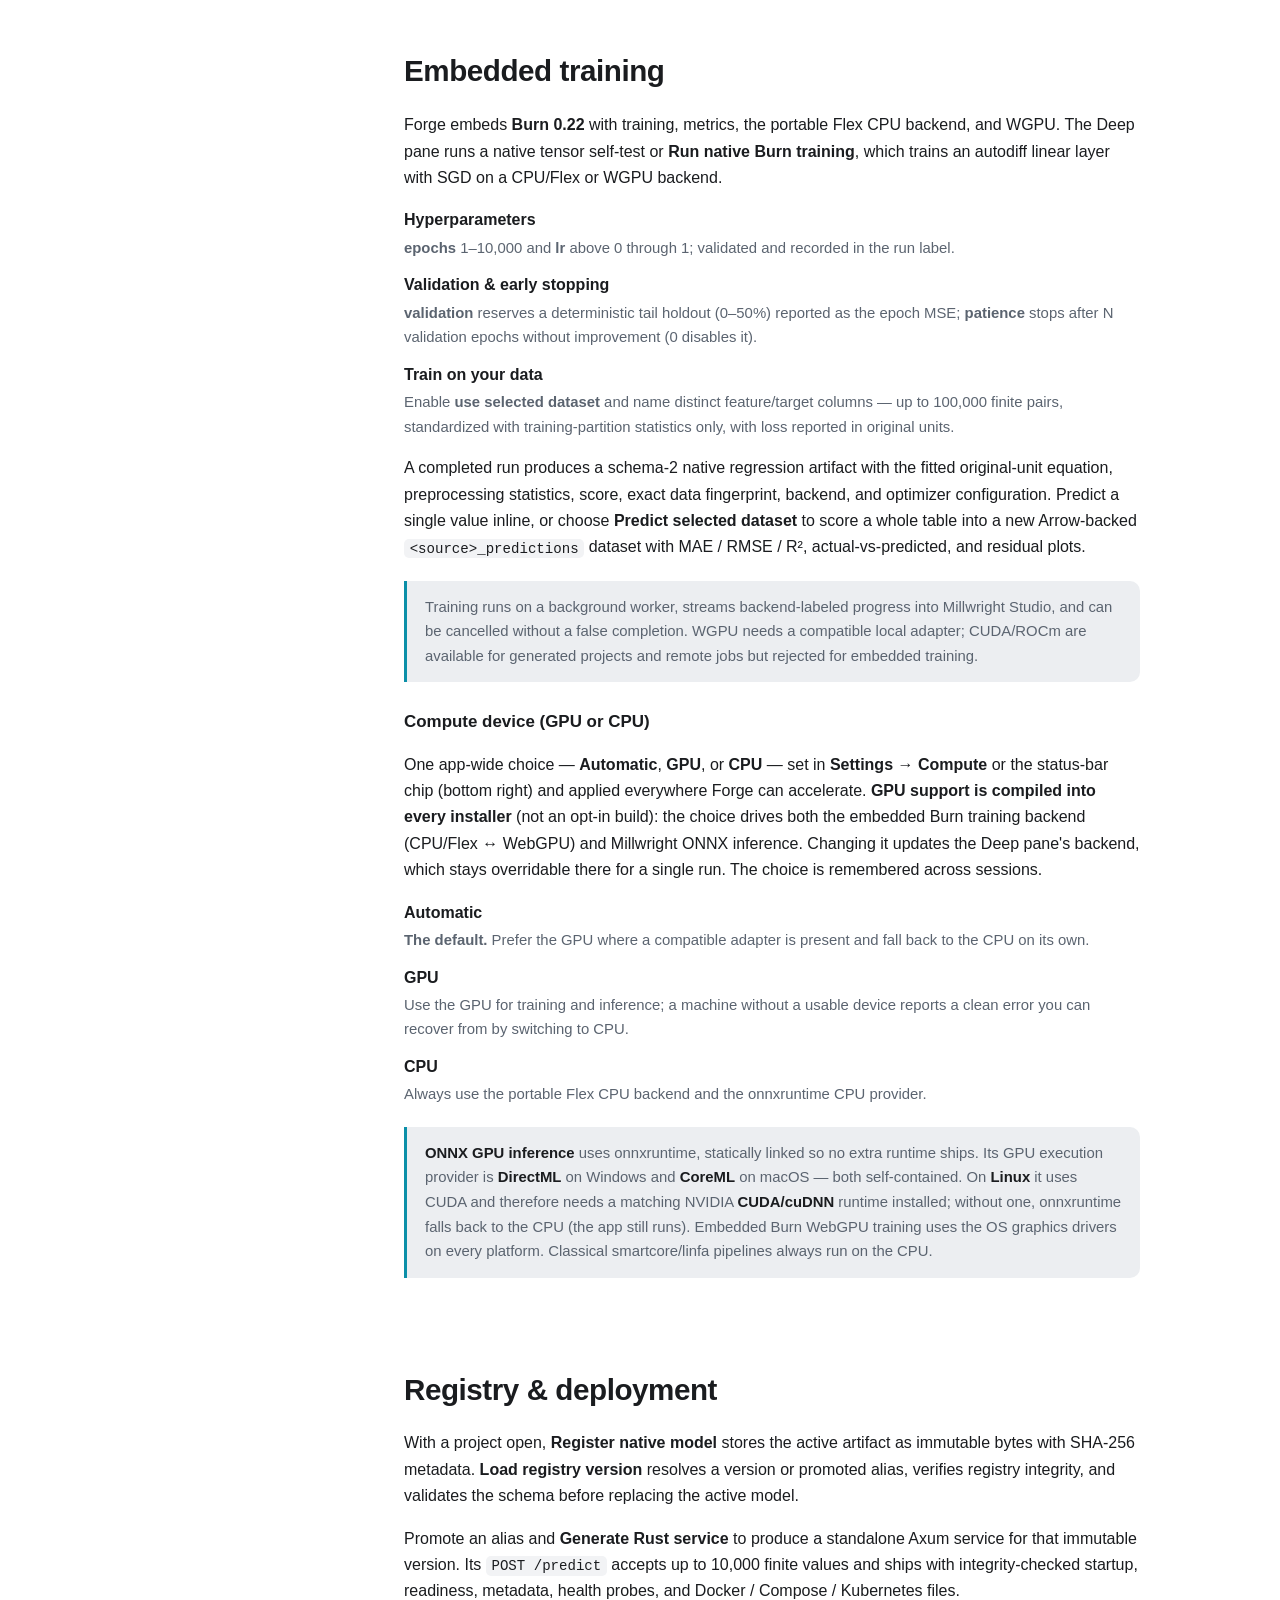
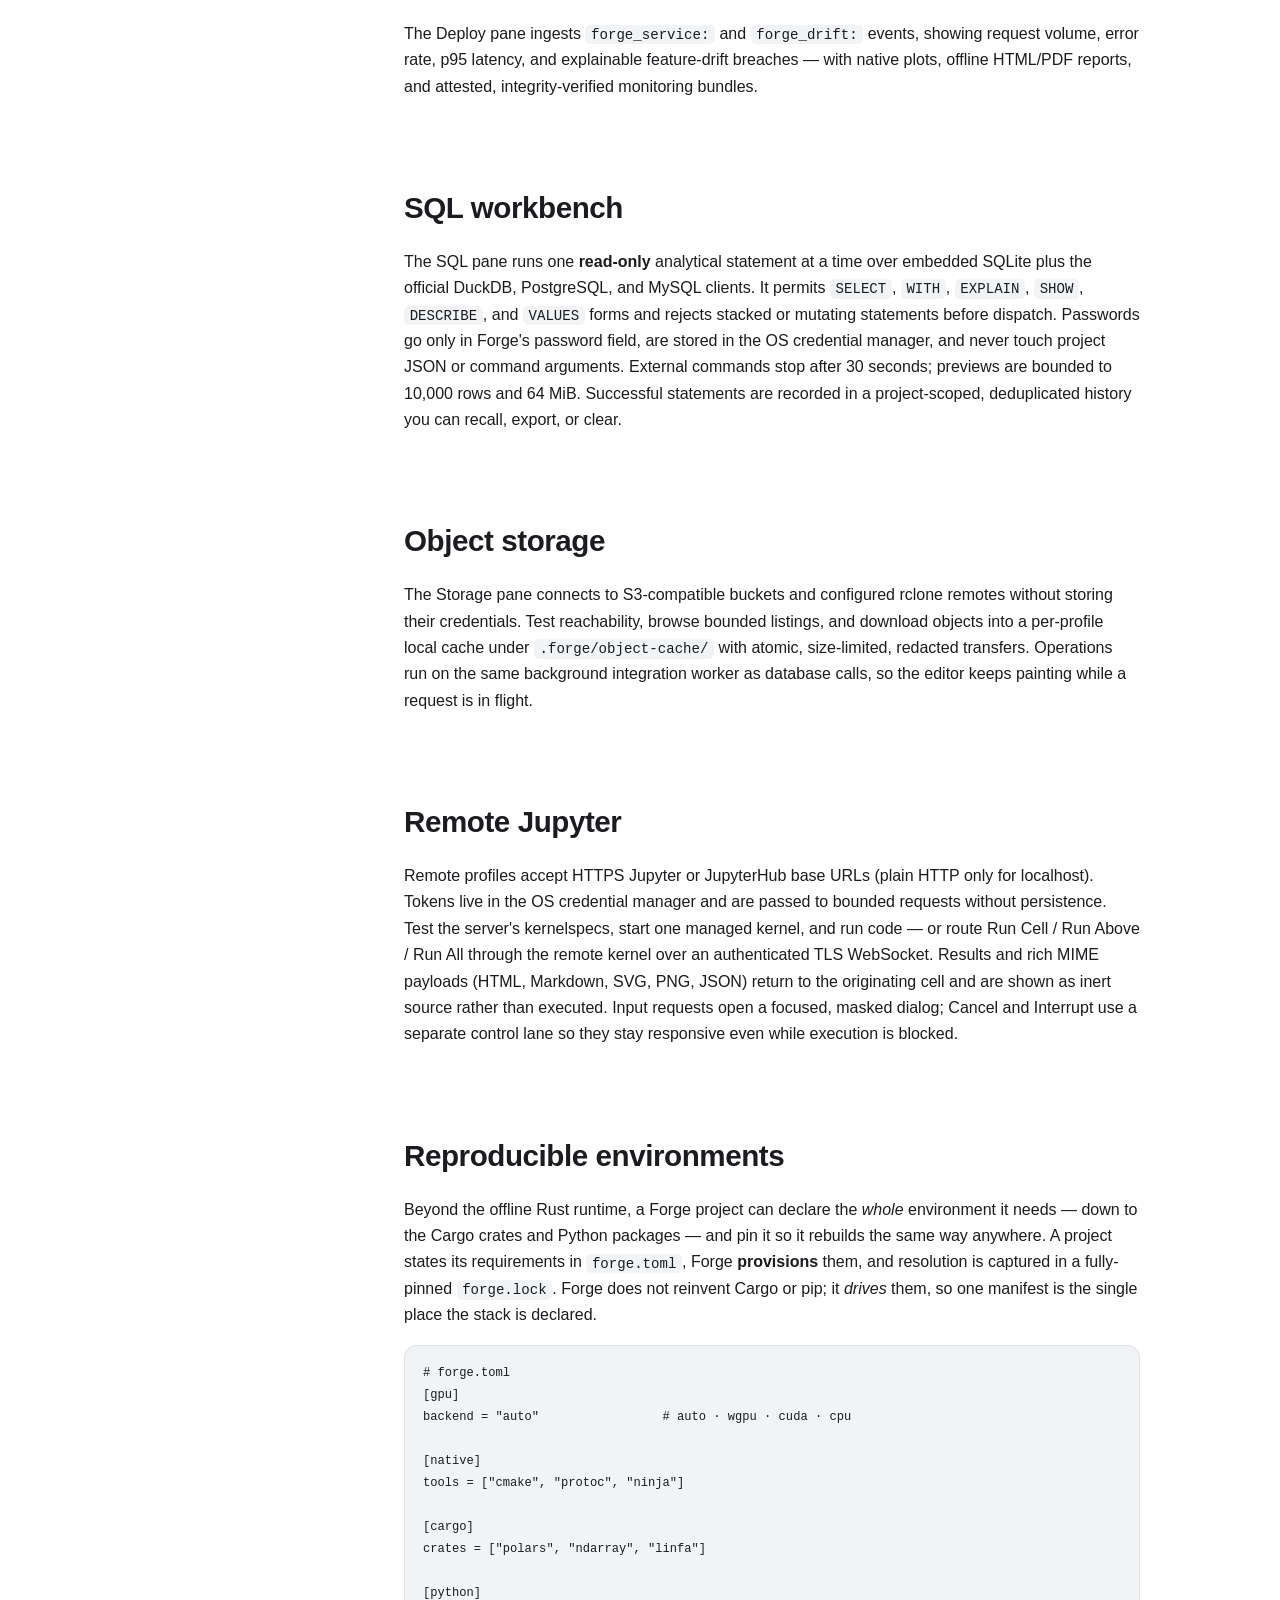
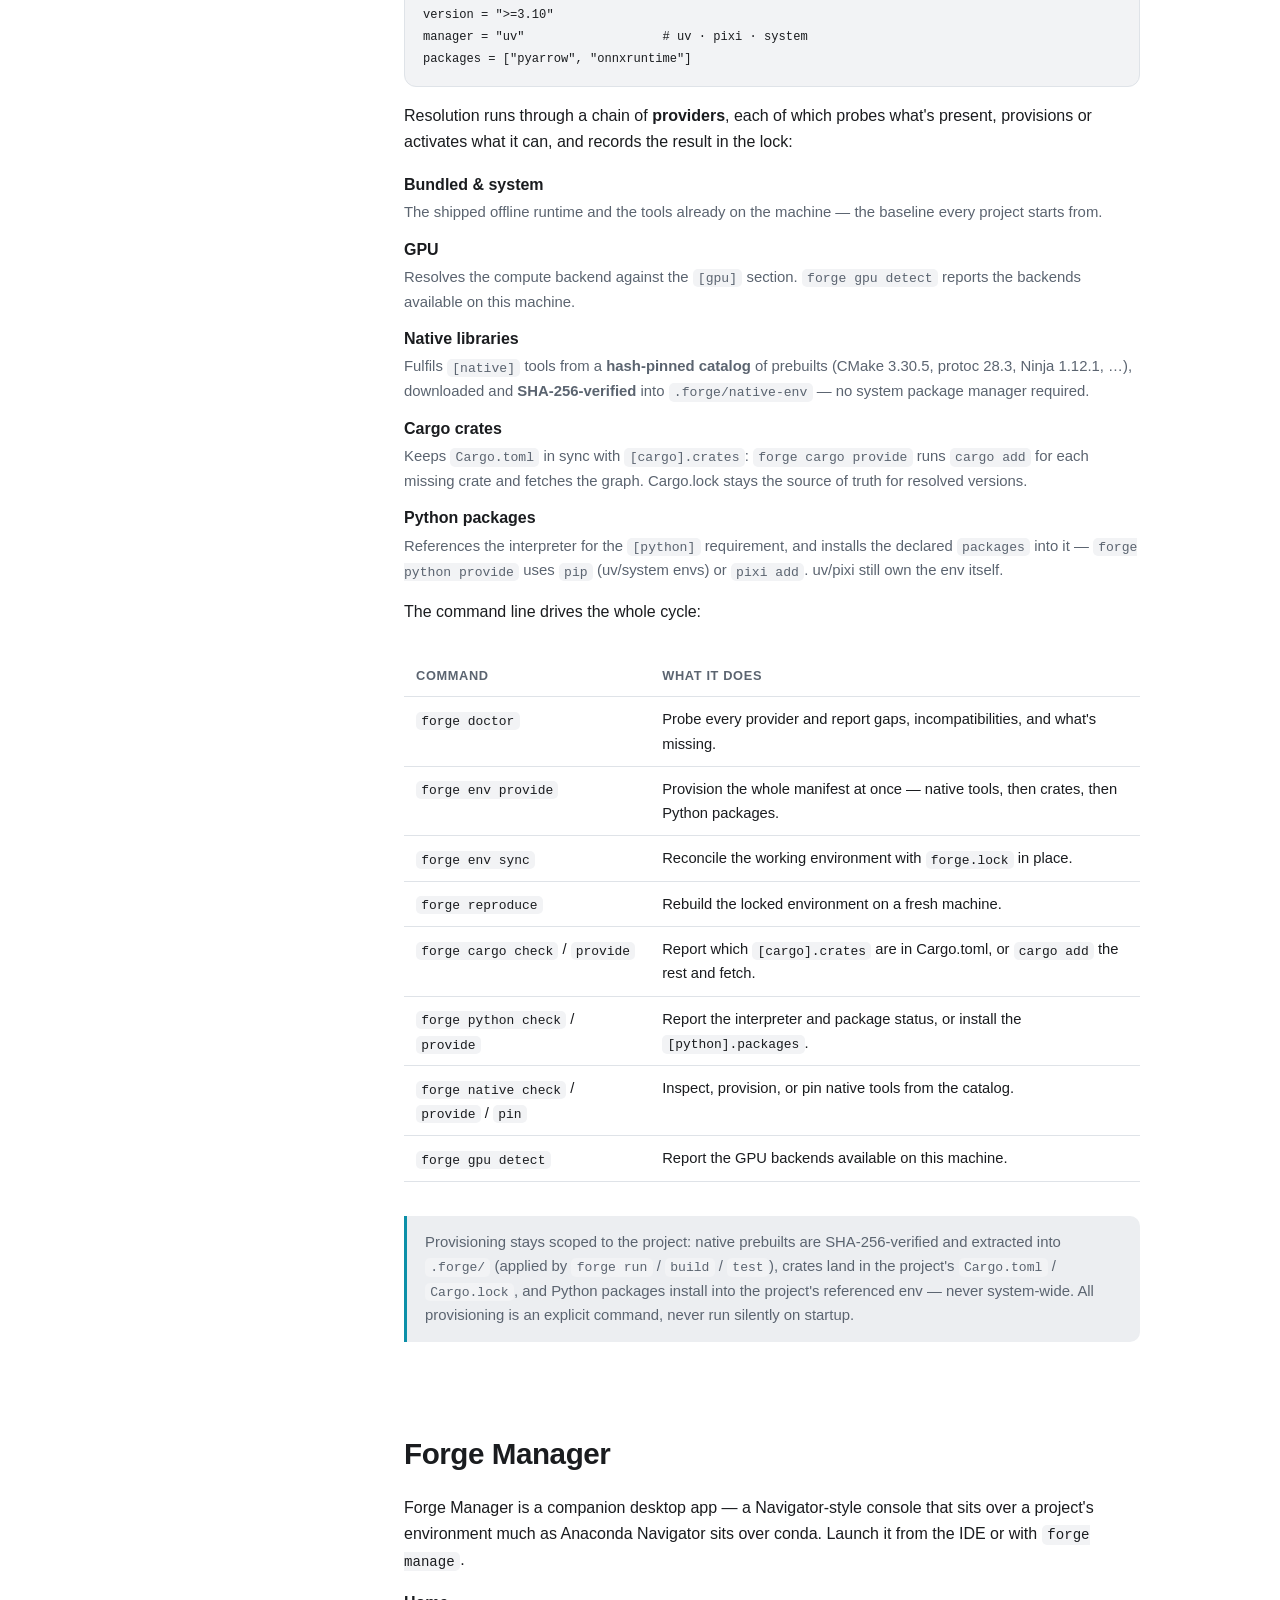
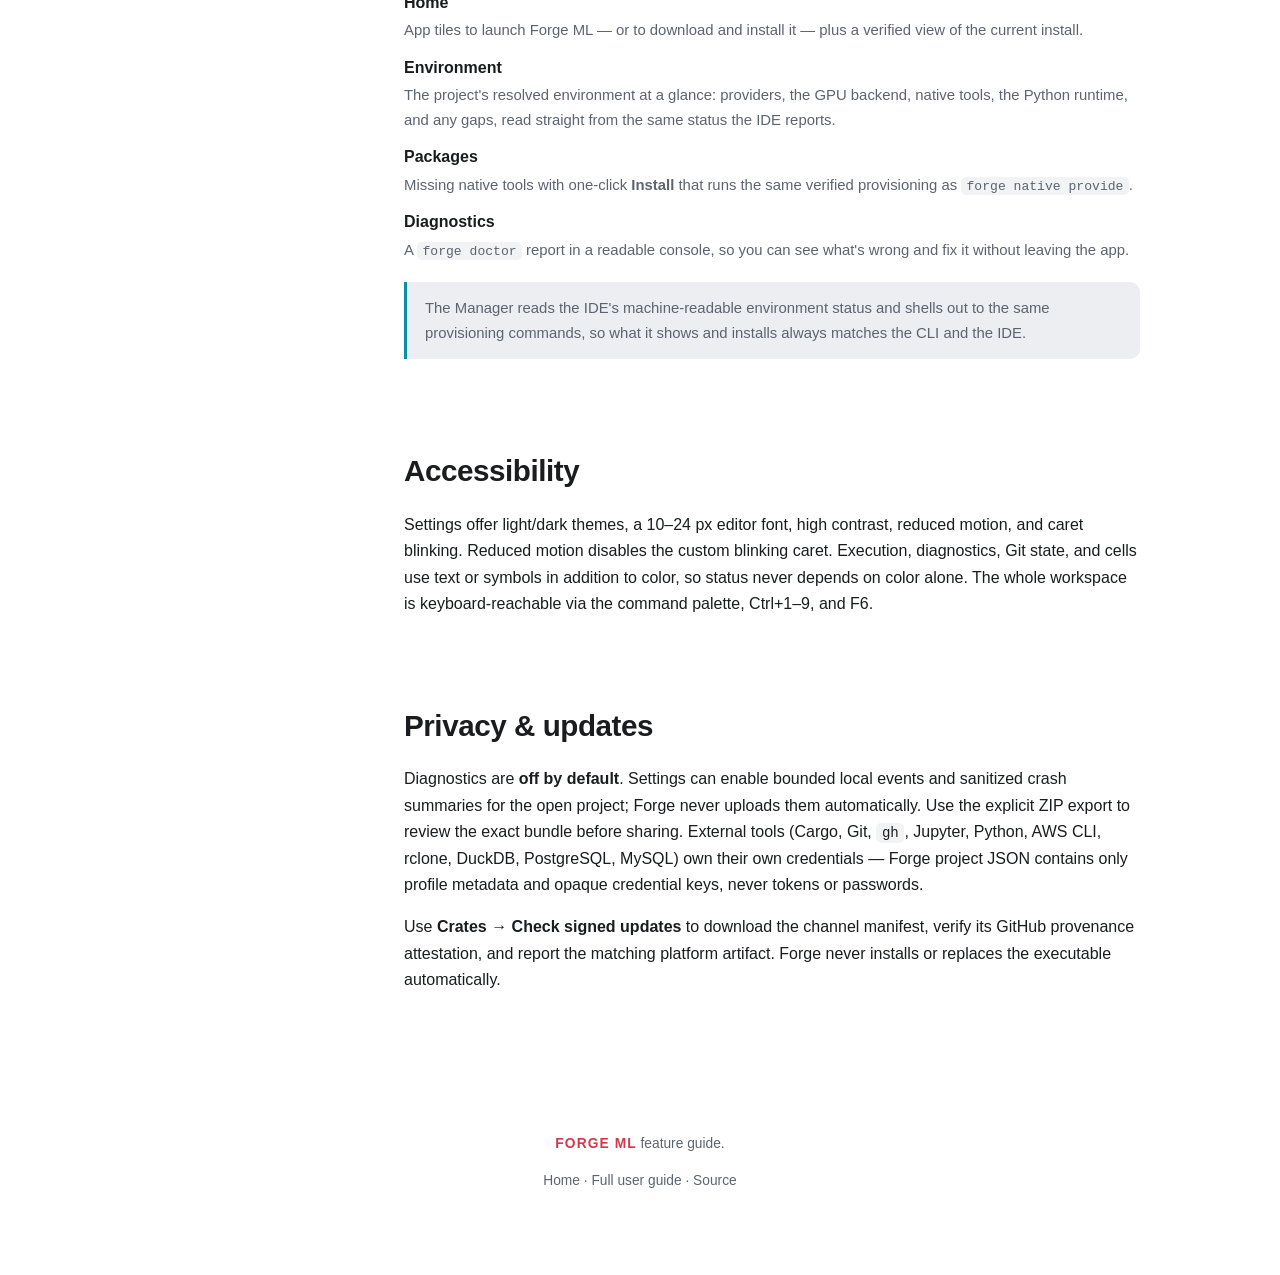
<file: site/guide.html>
<!DOCTYPE html>
<html lang="en">
<head>
<meta charset="utf-8">
<meta name="viewport" content="width=device-width, initial-scale=1">
<title>Forge ML — Feature Guide</title>
<meta name="description" content="A detailed guide to every Forge ML feature: the dockable workspace and panes, keyboard workflow, notebook cells, the editor, data & experiments, plots, embedded Burn training, native deployment, SQL, object storage, remote Jupyter, accessibility, and privacy.">
<link rel="icon" type="image/svg+xml" href="favicon.svg">
<link rel="alternate icon" href="favicon.ico">
<link rel="apple-touch-icon" href="favicon-256.png">
<link rel="stylesheet" href="styles.css">
</head>
<body>
<nav class="nav">
  <a class="brand" href="index.html" style="text-decoration:none"><img src="logo-mark.svg" alt="" width="26" height="26" style="vertical-align:-7px;margin-right:9px">FORGE <span>ML</span></a>
  <div class="links">
    <a href="index.html">Home</a>
    <a href="#workspace">Workspace</a>
    <a href="#notebook">Notebook</a>
    <a href="#data">Data</a>
    <a href="#train">Training</a>
    <a class="cta" href="https://github.com/mi7plus/forge-ml">GitHub</a>
  </div>
</nav>

<header class="hero" style="padding:44px 0 34px">
  <div class="wrap">
    <p class="eyebrow">Feature guide</p>
    <h1>Everything in Forge ML</h1>
    <p class="lede">A desktop scientific IDE for Rust machine-learning projects. Open a Cargo project,
    edit Rust scripts or <code>//# %%</code> notebooks, run cells in a persistent Evcxr console, and
    arrange the whole workspace to fit how you work. This guide covers every pane and feature.</p>
  </div>
</header>

<div class="wrap" style="padding-top:32px;padding-bottom:32px">
<div class="doc">
  <nav class="toc">
    <strong>Contents</strong>
    <a href="#install">Install &amp; run</a>
    <a href="#workspace">The dockable workspace</a>
    <a href="#panes">Pane reference</a>
    <a href="#terminals">Terminals &amp; kernels</a>
    <a href="#keys">Keyboard &amp; status bar</a>
    <a href="#notebook">Notebook cells</a>
    <a href="#telemetry">Telemetry markers</a>
    <a href="#editor">Editor &amp; rust-analyzer</a>
    <a href="#preview">Markdown &amp; web preview</a>
    <a href="#data">Data &amp; the grid</a>
    <a href="#experiments">Experiments</a>
    <a href="#plots">Plots</a>
    <a href="#train">Embedded training</a>
    <a href="#deploy">Registry &amp; deployment</a>
    <a href="#sql">SQL workbench</a>
    <a href="#storage">Object storage</a>
    <a href="#remote">Remote Jupyter</a>
    <a href="#environments">Reproducible environments</a>
    <a href="#manager">Forge Manager</a>
    <a href="#a11y">Accessibility</a>
    <a href="#privacy">Privacy &amp; updates</a>
  </nav>

  <div class="body">
    <section id="install">
      <h2>Install &amp; run</h2>
      <p><strong>Download v1.17.0</strong> — native installers with the offline Rust runtime bundled in:</p>
      <ul>
        <li><strong>Windows</strong> (10/11, x64):
          <a href="https://github.com/mi7plus/forge-ml/releases/download/v1.17.0/forge_ide_1.17.0_x64-setup.exe">Installer&nbsp;(.exe)</a>
          · portable <a href="https://github.com/mi7plus/forge-ml/releases/download/v1.17.0/forge_ide.exe">forge_ide.exe</a></li>
        <li><strong>macOS</strong> (Apple Silicon):
          <a href="https://github.com/mi7plus/forge-ml/releases/download/v1.17.0/Forge.ML_1.17.0_aarch64.dmg">Disk image&nbsp;(.dmg)</a></li>
        <li><strong>Linux</strong> (x86_64):
          <a href="https://github.com/mi7plus/forge-ml/releases/download/v1.17.0/forge_ide_1.17.0_x86_64.AppImage">AppImage</a>
          · <a href="https://github.com/mi7plus/forge-ml/releases/download/v1.17.0/forge_ide_1.17.0_amd64.deb">.deb</a></li>
      </ul>
      <p>Verify against <a href="https://github.com/mi7plus/forge-ml/releases/download/v1.17.0/SHA256SUMS">SHA256SUMS</a>,
      or grab any build from <a href="https://github.com/mi7plus/forge-ml/releases/latest">all releases</a>.</p>
      <p>Prefer to build from source? Forge ML is a Cargo workspace. On Windows, use a Visual Studio Native
      Tools command prompt so Cargo can find the MSVC linker:</p>
<pre><code>cargo run</code></pre>
      <p>Release installers bundle the correct <code>rust-analyzer</code> for each platform. Development
      builds can install or repair it from the Help pane, or manually:</p>
<pre><code>rustup component add rust-analyzer</code></pre>
      <div class="note">Tagged releases build an NSIS installer for Windows, a DMG for macOS, and
      DEB/AppImage packages for Linux, each with the matching <code>rust-analyzer</code> sidecar and a
      build-provenance attestation. Forge can report an available update, but installing it is always an
      explicit action.</div>
    </section>

    <section id="workspace">
      <h2>The dockable workspace</h2>
      <p>The layout follows the scientific-IDE model — an editor in the center surrounded by tool panes —
      but every surface is a <strong>dockable pane</strong> you can rearrange freely.</p>
      <dl class="spec">
        <dt>Dock &amp; split</dt>
        <dd>Drag a pane's tab onto another region to move it, or onto an edge to split. Drop it on an
        existing tab bar to group panes together as tabs.</dd>
        <dt>Reorder &amp; resize</dt>
        <dd>Drag tabs within a group to reorder them; drag the splitters between regions to resize.
        Editor tabs also reorder by dragging, and close on middle-click.</dd>
        <dt>Show / hide</dt>
        <dd>Open <strong>View → Panes</strong> to toggle any pane on or off. <strong>View → Reset layout
        to default</strong> restores the standard arrangement at any time.</dd>
        <dt>Remembered</dt>
        <dd>Your arrangement — splits, groupings, sizes, hidden panes, and each pane's scroll position —
        is saved and restored across restarts. If a saved layout can't be read (for example after an
        upgrade that changes the pane set), Forge falls back to the default.</dd>
      </dl>
      <p>The default layout places a <em>Files / Outline</em> group over the notebook <em>Cells</em> rail
      on the left, the <em>editor</em> in the center over a <em>Console / History / Python / Data viewer</em>
      group at the bottom, and all inspector panes as a tab group on the right.</p>
    </section>

    <section id="panes">
      <h2>Pane reference</h2>
      <p>Every dockable pane and what it does. Each carries an icon in its tab.</p>
      <div class="table-scroll">
      <table>
        <thead><tr><th>Pane</th><th>Purpose</th></tr></thead>
        <tbody>
          <tr><td><span class="pane-ico">▤</span><strong>Editor</strong></td><td>Multi-tab code editor with rust-analyzer diagnostics, completion, and go-to-definition.</td></tr>
          <tr><td><span class="pane-ico">🌲</span><strong>Files</strong></td><td>Project file tree for the open Cargo project.</td></tr>
          <tr><td><span class="pane-ico">☰</span><strong>Outline</strong></td><td>Clickable symbol outline: functions, structs, enums, traits, impls, and modules.</td></tr>
          <tr><td><span class="pane-ico">▦</span><strong>Cells</strong></td><td>The notebook cell rail with per-cell run status, plus insert / move / delete / clear controls.</td></tr>
          <tr><td><span class="pane-ico">▶</span><strong>Console</strong></td><td>The interactive Rust (Evcxr) console with a persistent session and inline expression input.</td></tr>
          <tr><td><span class="pane-ico">↺</span><strong>History</strong></td><td>Log of previously executed console commands.</td></tr>
          <tr><td><span class="pane-ico">🐍</span><strong>Python</strong></td><td>Optional Python runtime: discover interpreters, start a kernel, create a <code>.venv</code>, run code.</td></tr>
          <tr><td><span class="pane-ico">⌨</span><strong>Terminal</strong></td><td>A real embedded system terminal (ConPTY / forkpty) running your shell. Open several — each an independent, dockable, floatable pane.</td></tr>
          <tr><td><span class="pane-ico">◈</span><strong>Rust kernel</strong></td><td>An independent Rust REPL with its own Evcxr session. Run several side by side, each isolated from the notebook and one another.</td></tr>
          <tr><td><span class="pane-ico">▭</span><strong>Data viewer</strong></td><td>Full virtualized table viewer for an open dataset (also available as a floating window).</td></tr>
          <tr><td><span class="pane-ico">🌐</span><strong>Web preview</strong></td><td>A live Chromium web view (Windows) that renders an HTML file in a dockable pane, with mouse, scroll, and keyboard. Opened from an HTML file's <em>Open in web view</em>.</td></tr>
          <tr><td><span class="pane-ico">◧</span><strong>Variables</strong></td><td>Live Evcxr variable names, Rust types, and sizes after every successful cell.</td></tr>
          <tr><td><span class="pane-ico">▤</span><strong>Data</strong></td><td>Imported datasets, quality profiles, and dataset actions.</td></tr>
          <tr><td><span class="pane-ico">📈</span><strong>Plots</strong></td><td>Metric, vector, and structured <code>forge_plot:</code> visualizations with history and exports.</td></tr>
          <tr><td><span class="pane-ico">🧪</span><strong>Runs</strong></td><td>Experiment runs: snapshot, compare, clone, archive, and export.</td></tr>
          <tr><td><span class="pane-ico">🔍</span><strong>Search</strong></td><td>Project-wide find with clickable line and column results.</td></tr>
          <tr><td><span class="pane-ico">?</span><strong>Help</strong></td><td>Language-server help, hover docs, and shortcuts; install/repair rust-analyzer.</td></tr>
          <tr><td><span class="pane-ico">⌾</span><strong>Problems</strong></td><td>Background Cargo diagnostics with clickable locations.</td></tr>
          <tr><td><span class="pane-ico">⑂</span><strong>Git</strong></td><td>Git workbench for the project.</td></tr>
          <tr><td><span class="pane-ico">▣</span><strong>Crates</strong></td><td>Rust package discovery and signed-update checks.</td></tr>
          <tr><td><span class="pane-ico">◔</span><strong>GitHub</strong></td><td>GitHub / GitHub Enterprise integration and authentication validation.</td></tr>
          <tr><td><span class="pane-ico">⟿</span><strong>Studio</strong></td><td>Millwright Studio: training pipeline design and live run telemetry.</td></tr>
          <tr><td><span class="pane-ico">🗄</span><strong>SQL</strong></td><td>Read-only SQL workbench over SQLite, DuckDB, PostgreSQL, and MySQL.</td></tr>
          <tr><td><span class="pane-ico">◉</span><strong>Deep</strong></td><td>Embedded Burn training: backends, hyperparameters, native regression, and inference.</td></tr>
          <tr><td><span class="pane-ico">🚀</span><strong>Deploy</strong></td><td>Model registry, generated services, and deployment / drift monitoring.</td></tr>
          <tr><td><span class="pane-ico">☁</span><strong>Storage</strong></td><td>S3-compatible and rclone object-storage browsing and caching.</td></tr>
        </tbody>
      </table>
      </div>
    </section>

    <section id="terminals">
      <h2>Terminals &amp; Rust kernels</h2>
      <p>Two families of interactive panes let you work without leaving the IDE, and you can open as many
      of each as you like.</p>
      <dl class="spec">
        <dt>Embedded terminals</dt>
        <dd>A real system terminal running your shell (ConPTY on Windows, a pty on Linux/macOS), so
        <code>vim</code>, <code>htop</code>, and full-screen apps work. It supports truecolor, scrollback,
        drag-select with copy, and resizes with the pane. Open more with <strong>View → New terminal</strong>
        or by right-clicking a terminal tab.</dd>
        <dt>Rust kernels</dt>
        <dd>Independent Rust REPLs, each backed by its own Evcxr session with isolated state. Type an
        expression and press Enter; use the pane's clear / restart / stop controls. Open more with
        <strong>View → New Rust kernel</strong> or from a kernel tab. These are separate from the
        notebook-linked Console pane.</dd>
      </dl>
      <div class="note">Every terminal and kernel is a first-class dock pane: tab them together, split,
      drag anywhere, <strong>float into a window</strong>, hide, or reorder — each independently. Close one
      with the × on its tab to end that session.</div>
    </section>

    <section id="keys">
      <h2>Keyboard &amp; status bar</h2>
      <div class="table-scroll">
      <table>
        <thead><tr><th>Action</th><th>Shortcut</th></tr></thead>
        <tbody>
          <tr><td>Command palette</td><td><kbd>Ctrl</kbd> + <kbd>Shift</kbd> + <kbd>P</kbd></td></tr>
          <tr><td>Jump to inspector 1–9</td><td><kbd>Ctrl</kbd> + <kbd>1</kbd> … <kbd>Ctrl</kbd> + <kbd>9</kbd></td></tr>
          <tr><td>Cycle inspector panes</td><td><kbd>F6</kbd></td></tr>
          <tr><td>Run the current cell</td><td><kbd>Shift</kbd> + <kbd>Enter</kbd></td></tr>
          <tr><td>Run all cells</td><td><kbd>Ctrl</kbd> + <kbd>Shift</kbd> + <kbd>Enter</kbd></td></tr>
          <tr><td>Save / new file</td><td><kbd>Ctrl</kbd> + <kbd>S</kbd> / <kbd>Ctrl</kbd> + <kbd>N</kbd></td></tr>
          <tr><td>Find in file / in project</td><td><kbd>Ctrl</kbd> + <kbd>F</kbd> / <kbd>Ctrl</kbd> + <kbd>Shift</kbd> + <kbd>F</kbd></td></tr>
          <tr><td>Request completion</td><td><kbd>Ctrl</kbd> + <kbd>Space</kbd></td></tr>
          <tr><td>Go to definition</td><td><kbd>Ctrl</kbd> + click a symbol</td></tr>
          <tr><td>Reorder / close an editor tab</td><td>drag tab / middle-click tab</td></tr>
        </tbody>
      </table>
      </div>
      <p>The <strong>status bar</strong> along the bottom edge keeps four signals in one place: the runtime
      state (booting / ready / running a cell / failed), the active file with an unsaved-changes marker,
      any pending background tasks, and the cursor position plus the language-server status.</p>
    </section>

    <section id="notebook">
      <h2>Notebook cells</h2>
      <p>Separate cells with a <code>//# %% &lt;name&gt;</code> marker. Cells share one Evcxr session, so setup
      and dataset cells define values that later cells and console commands reuse.</p>
<pre><code>//# %% setup
let learning_rate = 0.05_f64;
let epochs = 8_usize;

//# %% data
let features = vec![1.0_f64, 2.0, 3.0, 4.0, 5.0];
let targets  = vec![2.2_f64, 4.1, 6.0, 8.2, 10.1];

//# %% train
let mut weight = 0.0_f64;
for _ in 0..epochs {
    let g = features.iter().zip(&targets)
        .map(|(x, y)| (weight * x - y) * x).sum::&lt;f64&gt;() / features.len() as f64;
    weight -= learning_rate * g;
}
println!("Learned weight: {weight:.4}");</code></pre>
      <p>The Cells pane shows each cell with a status marker — queued, running, passed, or failed — and
      controls to insert, move, delete, and clear outputs. Run one cell (<kbd>Shift</kbd> + <kbd>Enter</kbd>),
      everything above the selection, all cells, or restart-and-run-all. A long run can be stopped safely.</p>
    </section>

    <section id="telemetry">
      <h2>Telemetry markers</h2>
      <p>Publish visualizations from any cell by printing structured lines to <code>stdout</code>:</p>
<pre><code>println!("forge_metric:loss={}", loss);            // live line chart
println!("forge_vector:weights=0.2,0.7,1.1,1.8");  // bar plot
println!(r#"forge_table:samples={"columns":["x","label"],"rows":[[0.2,"cat"]]}"#);
println!(r#"forge_plot:{"name":"roc","kind":"line","series":[...]}"#); // structured plot</code></pre>
      <p>Metrics appear in <em>Plots</em>, vectors and tables in <em>Data</em>. Structured
      <code>forge_plot:</code> JSON supports 11 families — lines, scatter, bars, areas, 24-bin histograms,
      five-number box summaries, heatmaps, ROC, precision–recall, residuals, and feature importance —
      each with per-series toggles, log axes, and SVG / PNG / PDF / interactive-HTML export.</p>
      <p>Training and deployment panes ingest framework-neutral <code>forge_training:</code>,
      <code>forge_service:</code>, and <code>forge_drift:</code> events, and concurrent producers can scope
      them with <code>forge_training[run-id]:</code>.</p>
    </section>

    <section id="editor">
      <h2>Editor &amp; rust-analyzer</h2>
      <p>The editor supports multiple tabs with independent unsaved-change protection. It synchronizes
      documents with <code>rust-analyzer</code> for inline diagnostic underlines, hover messages, a
      caret-anchored completion popup, and <kbd>Ctrl</kbd>+click go-to-definition — including definitions in
      other files. Find and replace works in the active file (<kbd>Ctrl</kbd> + <kbd>F</kbd>); project-wide
      search (<kbd>Ctrl</kbd> + <kbd>Shift</kbd> + <kbd>F</kbd>) returns clickable results.</p>
      <p>The <strong>Debug</strong> menu offers working analysis and inspection actions — run code analysis,
      open Problems, inspect variables, and restart the Rust console. Step debugging is not available yet.</p>
    </section>

    <section id="preview">
      <h2>Markdown &amp; web preview</h2>
      <p>Markdown and HTML files gain <strong>Edit / Split / Preview</strong> modes in the editor toolbar.
      <em>Preview</em> renders the file; <em>Split</em> shows the source and the rendered view side by side,
      and for Markdown the two scroll together. The preview is a compact in-app renderer — no external
      dependency, so it can't drift from the pinned UI toolkit — covering headings, lists, block quotes,
      fenced code, rules, tables, and inline emphasis, code, and links.</p>
      <dl class="spec">
        <dt>In-app web view</dt>
        <dd>For full-fidelity HTML (CSS and JavaScript), an HTML file's <strong>Open in web view</strong>
        button opens a <strong>dockable Web preview pane</strong> backed by a real Chromium engine — panned,
        scrolled, clicked, and typed into like any browser, but embedded in the workspace rather than an
        external window. It runs as a separate helper process, so a page can't destabilize the IDE.
        <strong>Windows only</strong> today; the split/structural Markdown and HTML preview works on every
        platform.</dd>
        <dt>Rendered window</dt>
        <dd>Alternatively, <em>Open rendered preview</em> opens the file in Forge's own WebView window
        (WebView2 on Windows, WKWebView on macOS; Linux uses system WebKitGTK), and <em>Open in browser</em>
        hands it to the system browser.</dd>
      </dl>
      <div class="note">The Chromium runtime that powers the dockable web view ships inside the Windows
      installer, which is why that download is larger; the portable <code>forge_ide.exe</code> omits it.</div>
    </section>

    <section id="data">
      <h2>Data &amp; the grid</h2>
      <p>Import CSV, TSV, JSON Lines, Parquet, or Arrow IPC from the Data pane or the Tools menu. Parsing
      runs in the background and opens the result in the data viewer only after Arrow construction and
      quality profiling finish. Interactive imports are bounded (512&nbsp;MiB on disk, one million rows,
      10,000 columns); query or stream larger sources. <strong>Tools → Import via Millwright</strong> loads
      CSV and Parquet through the embedded Millwright 2.3.1 crate.</p>
      <p>Each dataset gets a cached quality profile — missingness, numeric coverage, uniqueness, range,
      mean, standard deviation, mixed-type and constant-column alerts, and bounded Pearson correlations.
      The grid is virtualized, so wide tables stay responsive while you filter, sort, pin or hide columns,
      edit drafts, export a selection, and build linked scatter plots. Filtering and sorting run on a
      coalescing background worker with revision-safe result delivery.</p>
      <p>Full-table exports to CSV, TSV, JSON Lines, Parquet, and Arrow IPC stream on the background worker,
      writing a sibling temporary file and replacing the destination only after success.</p>
    </section>

    <section id="experiments">
      <h2>Experiments</h2>
      <p>New runs carry SHA-256 fingerprints for dataset contents, hashed source identities, the Cargo
      lockfile, and selected runtime metadata. Name, snapshot, compare, clone, and archive runs; overlay
      metrics across runs; and export ZIP bundles containing the run manifest and referenced artifacts.
      Historical runs remain readable and are labeled when they use legacy fingerprints. Produce EDA and
      experiment-comparison reports as self-contained offline HTML or native PDF.</p>
      <p><strong>File → Export reproducible project bundle</strong> creates a deterministic ZIP with a
      schema-2 manifest, file sizes, and SHA-256 digests, excluding build directories, virtual environments,
      Forge / Git state, and credential-like files.</p>
    </section>

    <section id="plots">
      <h2>Plots</h2>
      <p>The Plots pane accepts legacy metrics and vectors plus versioned <code>forge_plot:</code> JSON.
      Structured plots and their order, series visibility, and log settings persist across launches (bounded
      to 128 plots and 16&nbsp;MiB). Reorder history, duplicate a plot into an independently configurable
      copy, transform axes to log10, and toggle individual series. Export the whole collection or one plot as
      JSON, standalone SVG, native 960×540 PNG or vector PDF, or self-contained interactive HTML with series
      toggles, hover coordinates, wheel zoom, and drag pan — with no network resources.</p>
    </section>

    <section id="train">
      <h2>Embedded training</h2>
      <p>Forge embeds <strong>Burn 0.22</strong> with training, metrics, the portable Flex CPU backend, and
      WGPU. The Deep pane runs a native tensor self-test or <strong>Run native Burn training</strong>, which
      trains an autodiff linear layer with SGD on a CPU/Flex or WGPU backend.</p>
      <dl class="spec">
        <dt>Hyperparameters</dt>
        <dd><strong>epochs</strong> 1–10,000 and <strong>lr</strong> above 0 through 1; validated and recorded in the run label.</dd>
        <dt>Validation &amp; early stopping</dt>
        <dd><strong>validation</strong> reserves a deterministic tail holdout (0–50%) reported as the epoch MSE; <strong>patience</strong> stops after N validation epochs without improvement (0 disables it).</dd>
        <dt>Train on your data</dt>
        <dd>Enable <strong>use selected dataset</strong> and name distinct feature/target columns — up to 100,000 finite pairs, standardized with training-partition statistics only, with loss reported in original units.</dd>
      </dl>
      <p>A completed run produces a schema-2 native regression artifact with the fitted original-unit
      equation, preprocessing statistics, score, exact data fingerprint, backend, and optimizer
      configuration. Predict a single value inline, or choose <strong>Predict selected dataset</strong> to
      score a whole table into a new Arrow-backed <code>&lt;source&gt;_predictions</code> dataset with
      MAE / RMSE / R², actual-vs-predicted, and residual plots.</p>
      <div class="note">Training runs on a background worker, streams backend-labeled progress into Millwright
      Studio, and can be cancelled without a false completion. WGPU needs a compatible local adapter;
      CUDA/ROCm are available for generated projects and remote jobs but rejected for embedded training.</div>

      <h3 id="compute">Compute device (GPU or CPU)</h3>
      <p>One app-wide choice — <strong>Automatic</strong>, <strong>GPU</strong>, or <strong>CPU</strong> —
      set in <strong>Settings → Compute</strong> or the status-bar chip (bottom right) and applied everywhere
      Forge can accelerate. <strong>GPU support is compiled into every installer</strong> (not an opt-in
      build): the choice drives both the embedded Burn training backend (CPU/Flex ↔ WebGPU) and Millwright
      ONNX inference. Changing it updates the Deep pane's backend, which stays overridable there for a single
      run. The choice is remembered across sessions.</p>
      <dl class="spec">
        <dt>Automatic</dt>
        <dd><strong>The default.</strong> Prefer the GPU where a compatible adapter is present and fall back to the CPU on its own.</dd>
        <dt>GPU</dt>
        <dd>Use the GPU for training and inference; a machine without a usable device reports a clean error you can recover from by switching to CPU.</dd>
        <dt>CPU</dt>
        <dd>Always use the portable Flex CPU backend and the onnxruntime CPU provider.</dd>
      </dl>
      <div class="note"><strong>ONNX GPU inference</strong> uses onnxruntime, statically linked so no extra
      runtime ships. Its GPU execution provider is <strong>DirectML</strong> on Windows and
      <strong>CoreML</strong> on macOS — both self-contained. On <strong>Linux</strong> it uses CUDA and
      therefore needs a matching NVIDIA <strong>CUDA/cuDNN</strong> runtime installed; without one,
      onnxruntime falls back to the CPU (the app still runs). Embedded Burn WebGPU training uses the OS
      graphics drivers on every platform. Classical smartcore/linfa pipelines always run on the CPU.</div>
    </section>

    <section id="deploy">
      <h2>Registry &amp; deployment</h2>
      <p>With a project open, <strong>Register native model</strong> stores the active artifact as immutable
      bytes with SHA-256 metadata. <strong>Load registry version</strong> resolves a version or promoted alias,
      verifies registry integrity, and validates the schema before replacing the active model.</p>
      <p>Promote an alias and <strong>Generate Rust service</strong> to produce a standalone Axum service for
      that immutable version. Its <code>POST /predict</code> accepts up to 10,000 finite values and ships with
      integrity-checked startup, readiness, metadata, health probes, and Docker / Compose / Kubernetes files.</p>
      <p>The Deploy pane ingests <code>forge_service:</code> and <code>forge_drift:</code> events, showing
      request volume, error rate, p95 latency, and explainable feature-drift breaches — with native plots,
      offline HTML/PDF reports, and attested, integrity-verified monitoring bundles.</p>
    </section>

    <section id="sql">
      <h2>SQL workbench</h2>
      <p>The SQL pane runs one <strong>read-only</strong> analytical statement at a time over embedded SQLite
      plus the official DuckDB, PostgreSQL, and MySQL clients. It permits <code>SELECT</code>, <code>WITH</code>,
      <code>EXPLAIN</code>, <code>SHOW</code>, <code>DESCRIBE</code>, and <code>VALUES</code> forms and rejects
      stacked or mutating statements before dispatch. Passwords go only in Forge's password field, are stored
      in the OS credential manager, and never touch project JSON or command arguments. External commands stop
      after 30 seconds; previews are bounded to 10,000 rows and 64&nbsp;MiB. Successful statements are recorded
      in a project-scoped, deduplicated history you can recall, export, or clear.</p>
    </section>

    <section id="storage">
      <h2>Object storage</h2>
      <p>The Storage pane connects to S3-compatible buckets and configured rclone remotes without storing
      their credentials. Test reachability, browse bounded listings, and download objects into a per-profile
      local cache under <code>.forge/object-cache/</code> with atomic, size-limited, redacted transfers.
      Operations run on the same background integration worker as database calls, so the editor keeps painting
      while a request is in flight.</p>
    </section>

    <section id="remote">
      <h2>Remote Jupyter</h2>
      <p>Remote profiles accept HTTPS Jupyter or JupyterHub base URLs (plain HTTP only for localhost). Tokens
      live in the OS credential manager and are passed to bounded requests without persistence. Test the
      server's kernelspecs, start one managed kernel, and run code — or route Run Cell / Run Above / Run All
      through the remote kernel over an authenticated TLS WebSocket. Results and rich MIME payloads (HTML,
      Markdown, SVG, PNG, JSON) return to the originating cell and are shown as inert source rather than
      executed. Input requests open a focused, masked dialog; Cancel and Interrupt use a separate control lane
      so they stay responsive even while execution is blocked.</p>
    </section>

    <section id="environments">
      <h2>Reproducible environments</h2>
      <p>Beyond the offline Rust runtime, a Forge project can declare the <em>whole</em> environment it
      needs — down to the Cargo crates and Python packages — and pin it so it rebuilds the same way
      anywhere. A project states its requirements in <code>forge.toml</code>, Forge <strong>provisions</strong>
      them, and resolution is captured in a fully-pinned <code>forge.lock</code>. Forge does not reinvent
      Cargo or pip; it <em>drives</em> them, so one manifest is the single place the stack is declared.</p>
<pre><code># forge.toml
[gpu]
backend = "auto"                 # auto · wgpu · cuda · cpu

[native]
tools = ["cmake", "protoc", "ninja"]

[cargo]
crates = ["polars", "ndarray", "linfa"]

[python]
version = "&gt;=3.10"
manager = "uv"                   # uv · pixi · system
packages = ["pyarrow", "onnxruntime"]</code></pre>
      <p>Resolution runs through a chain of <strong>providers</strong>, each of which probes what's present,
      provisions or activates what it can, and records the result in the lock:</p>
      <dl class="spec">
        <dt>Bundled &amp; system</dt>
        <dd>The shipped offline runtime and the tools already on the machine — the baseline every project starts from.</dd>
        <dt>GPU</dt>
        <dd>Resolves the compute backend against the <code>[gpu]</code> section. <code>forge gpu detect</code> reports the backends available on this machine.</dd>
        <dt>Native libraries</dt>
        <dd>Fulfils <code>[native]</code> tools from a <strong>hash-pinned catalog</strong> of prebuilts (CMake 3.30.5, protoc 28.3, Ninja 1.12.1, …), downloaded and <strong>SHA-256-verified</strong> into <code>.forge/native-env</code> — no system package manager required.</dd>
        <dt>Cargo crates</dt>
        <dd>Keeps <code>Cargo.toml</code> in sync with <code>[cargo].crates</code>: <code>forge cargo provide</code> runs <code>cargo&nbsp;add</code> for each missing crate and fetches the graph. Cargo.lock stays the source of truth for resolved versions.</dd>
        <dt>Python packages</dt>
        <dd>References the interpreter for the <code>[python]</code> requirement, and installs the declared <code>packages</code> into it — <code>forge python provide</code> uses <code>pip</code> (uv/system envs) or <code>pixi add</code>. uv/pixi still own the env itself.</dd>
      </dl>
      <p>The command line drives the whole cycle:</p>
      <div class="table-scroll">
      <table>
        <thead><tr><th>Command</th><th>What it does</th></tr></thead>
        <tbody>
          <tr><td><code>forge doctor</code></td><td>Probe every provider and report gaps, incompatibilities, and what's missing.</td></tr>
          <tr><td><code>forge env provide</code></td><td>Provision the whole manifest at once — native tools, then crates, then Python packages.</td></tr>
          <tr><td><code>forge env sync</code></td><td>Reconcile the working environment with <code>forge.lock</code> in place.</td></tr>
          <tr><td><code>forge reproduce</code></td><td>Rebuild the locked environment on a fresh machine.</td></tr>
          <tr><td><code>forge cargo check</code> / <code>provide</code></td><td>Report which <code>[cargo].crates</code> are in Cargo.toml, or <code>cargo add</code> the rest and fetch.</td></tr>
          <tr><td><code>forge python check</code> / <code>provide</code></td><td>Report the interpreter and package status, or install the <code>[python].packages</code>.</td></tr>
          <tr><td><code>forge native check</code> / <code>provide</code> / <code>pin</code></td><td>Inspect, provision, or pin native tools from the catalog.</td></tr>
          <tr><td><code>forge gpu detect</code></td><td>Report the GPU backends available on this machine.</td></tr>
        </tbody>
      </table>
      </div>
      <div class="note">Provisioning stays scoped to the project: native prebuilts are SHA-256-verified and
      extracted into <code>.forge/</code> (applied by <code>forge run</code> / <code>build</code> / <code>test</code>),
      crates land in the project's <code>Cargo.toml</code> / <code>Cargo.lock</code>, and Python packages install
      into the project's referenced env — never system-wide. All provisioning is an explicit command, never
      run silently on startup.</div>
    </section>

    <section id="manager">
      <h2>Forge Manager</h2>
      <p>Forge Manager is a companion desktop app — a Navigator-style console that sits over a project's
      environment much as Anaconda Navigator sits over conda. Launch it from the IDE or with
      <code>forge manage</code>.</p>
      <dl class="spec">
        <dt>Home</dt>
        <dd>App tiles to launch Forge ML — or to download and install it — plus a verified view of the
        current install.</dd>
        <dt>Environment</dt>
        <dd>The project's resolved environment at a glance: providers, the GPU backend, native tools, the
        Python runtime, and any gaps, read straight from the same status the IDE reports.</dd>
        <dt>Packages</dt>
        <dd>Missing native tools with one-click <strong>Install</strong> that runs the same verified
        provisioning as <code>forge native provide</code>.</dd>
        <dt>Diagnostics</dt>
        <dd>A <code>forge doctor</code> report in a readable console, so you can see what's wrong and fix it
        without leaving the app.</dd>
      </dl>
      <div class="note">The Manager reads the IDE's machine-readable environment status and shells out to the
      same provisioning commands, so what it shows and installs always matches the CLI and the IDE.</div>
    </section>

    <section id="a11y">
      <h2>Accessibility</h2>
      <p>Settings offer light/dark themes, a 10–24&nbsp;px editor font, high contrast, reduced motion, and
      caret blinking. Reduced motion disables the custom blinking caret. Execution, diagnostics, Git state,
      and cells use text or symbols in addition to color, so status never depends on color alone. The whole
      workspace is keyboard-reachable via the command palette, Ctrl+1–9, and F6.</p>
    </section>

    <section id="privacy">
      <h2>Privacy &amp; updates</h2>
      <p>Diagnostics are <strong>off by default</strong>. Settings can enable bounded local events and
      sanitized crash summaries for the open project; Forge never uploads them automatically. Use the explicit
      ZIP export to review the exact bundle before sharing. External tools (Cargo, Git, <code>gh</code>,
      Jupyter, Python, AWS CLI, rclone, DuckDB, PostgreSQL, MySQL) own their own credentials — Forge project
      JSON contains only profile metadata and opaque credential keys, never tokens or passwords.</p>
      <p>Use <strong>Crates → Check signed updates</strong> to download the channel manifest, verify its
      GitHub provenance attestation, and report the matching platform artifact. Forge never installs or
      replaces the executable automatically.</p>
    </section>
  </div>
</div>
</div>

<footer>
  <p><span class="brand">FORGE ML</span> feature guide.</p>
  <p><a href="index.html">Home</a> · <a href="https://github.com/mi7plus/forge-ml/blob/main/docs/USER_GUIDE.md">Full user guide</a> · <a href="https://github.com/mi7plus/forge-ml">Source</a></p>
</footer>
</body>
</html>
</file>
<file: site/styles.css>
/* Forge ML site — shared styles. Theme-aware via prefers-color-scheme. */
:root {
  --bg: #ffffff;
  --bg-tint: #fbfbfd;
  --surface: #f6f7f9;
  --surface-2: #eceef1;
  --text: #1a1c1f;
  --muted: #5b6470;
  --border: #dfe3e8;
  --border-strong: #c8ced6;
  --red: #d4384f;
  --red-soft: rgba(212, 56, 79, .1);
  --cyan: #0b8fa8;
  --green: #2e9d60;
  --ember: #c4772c;
  --violet: #6b5bd2;
  --code-bg: #f2f3f5;
  --shadow-sm: 0 1px 2px rgba(16, 24, 40, .06), 0 1px 3px rgba(16, 24, 40, .05);
  --shadow: 0 1px 2px rgba(16, 24, 40, .06), 0 12px 28px rgba(16, 24, 40, .08);
  --shadow-lg: 0 24px 60px rgba(16, 24, 40, .14);
  --maxw: 1080px;
  --radius: 14px;
}
@media (prefers-color-scheme: dark) {
  :root {
    --bg: #0d0f12;
    --bg-tint: #101318;
    --surface: #16191d;
    --surface-2: #1d2126;
    --text: #e8eaed;
    --muted: #9aa4b0;
    --border: #262b31;
    --border-strong: #333a42;
    --red: #ff5c60;
    --red-soft: rgba(255, 92, 96, .12);
    --cyan: #33c4dd;
    --green: #45c07d;
    --ember: #e0954a;
    --violet: #9a8cf0;
    --code-bg: #14171b;
    --shadow-sm: 0 1px 2px rgba(0, 0, 0, .4);
    --shadow: 0 1px 2px rgba(0, 0, 0, .4), 0 14px 34px rgba(0, 0, 0, .38);
    --shadow-lg: 0 30px 70px rgba(0, 0, 0, .5);
  }
}
* { box-sizing: border-box; }
html { scroll-behavior: smooth; }
body {
  margin: 0;
  background:
    radial-gradient(1200px 600px at 82% -8%, var(--red-soft), transparent 60%),
    var(--bg);
  color: var(--text);
  font: 16px/1.65 -apple-system, BlinkMacSystemFont, "Segoe UI", Roboto, Helvetica, Arial, sans-serif;
  -webkit-font-smoothing: antialiased;
  text-rendering: optimizeLegibility;
}
a { color: var(--cyan); text-decoration: none; }
a:hover { text-decoration: underline; }
code, pre, kbd { font-family: "SF Mono", "Cascadia Code", "JetBrains Mono", Consolas, monospace; }
code { background: var(--code-bg); padding: .12em .4em; border-radius: 5px; font-size: .88em; }
pre {
  background: var(--code-bg);
  border: 1px solid var(--border);
  border-radius: 12px;
  padding: 16px 18px;
  overflow-x: auto;
  font-size: .86rem;
  line-height: 1.6;
}
pre code { background: none; padding: 0; }
::selection { background: var(--red-soft); }

/* Top nav */
.nav {
  position: sticky; top: 0; z-index: 20;
  display: flex; align-items: center; gap: 20px;
  padding: 12px clamp(16px, 5vw, 40px);
  background: color-mix(in srgb, var(--bg) 82%, transparent);
  backdrop-filter: saturate(1.6) blur(10px);
  border-bottom: 1px solid var(--border);
}
.nav .brand { font-weight: 800; letter-spacing: .09em; color: var(--red); font-size: .98rem; }
.nav .brand span { color: var(--text); }
.nav .links { margin-left: auto; display: flex; gap: 6px; flex-wrap: wrap; align-items: center; }
.nav .links a { color: var(--muted); font-size: .9rem; padding: 6px 10px; border-radius: 8px; }
.nav .links a:hover { color: var(--text); background: var(--surface); text-decoration: none; }
.nav .links a.cta { color: #fff; background: var(--red); }
.nav .links a.cta:hover { filter: brightness(1.07); color: #fff; }

/* Layout */
.wrap { max-width: var(--maxw); margin: 0 auto; padding: 0 clamp(16px, 5vw, 40px); }
section { padding: 60px 0; border-bottom: 1px solid var(--border); }
section:last-of-type { border-bottom: 0; }
h1 { font-size: clamp(2.1rem, 5.4vw, 3.4rem); line-height: 1.05; letter-spacing: -.025em; margin: 0 0 .35em; }
h2 { font-size: clamp(1.5rem, 3vw, 1.85rem); letter-spacing: -.015em; margin: 0 0 .5em; }
h3 { font-size: 1.06rem; margin: 1.5em 0 .4em; }
.lede { font-size: 1.16rem; color: var(--muted); max-width: 44em; }
.eyebrow { text-transform: uppercase; letter-spacing: .15em; font-size: .74rem; font-weight: 700; color: var(--cyan); margin: 0 0 14px; }

/* Hero */
.hero { padding: clamp(48px, 8vw, 88px) 0 56px; border-bottom: 1px solid var(--border); }
.hero-grid { display: grid; grid-template-columns: 1.05fr 1fr; gap: clamp(28px, 5vw, 56px); align-items: center; }
.hero-grid > * { min-width: 0; }
@media (max-width: 880px) { .hero-grid { grid-template-columns: 1fr; } }
.hero .badges { display: flex; gap: 8px; flex-wrap: wrap; margin: 22px 0 28px; }
.chip { font-size: .78rem; color: var(--muted); border: 1px solid var(--border); background: var(--surface); padding: 5px 11px; border-radius: 999px; white-space: nowrap; }
.cta { display: flex; gap: 12px; flex-wrap: wrap; }
.btn { display: inline-flex; align-items: center; gap: 8px; padding: 11px 20px; border-radius: 10px; font-weight: 600; font-size: .95rem; border: 1px solid transparent; transition: transform .06s ease; }
.btn:active { transform: translateY(1px); }
.btn.primary { background: var(--red); color: #fff; box-shadow: var(--shadow-sm); }
.btn.primary:hover { filter: brightness(1.07); text-decoration: none; }
.btn.ghost { border-color: var(--border-strong); color: var(--text); background: var(--surface); }
.btn.ghost:hover { border-color: var(--cyan); text-decoration: none; }

/* Workspace mockup (hero visual) */
.mockup {
  border: 1px solid var(--border-strong); border-radius: var(--radius);
  background: var(--surface); box-shadow: var(--shadow-lg); overflow: hidden;
}
.mockup .titlebar { display: flex; align-items: center; gap: 7px; padding: 9px 12px; border-bottom: 1px solid var(--border); background: var(--surface-2); }
.mockup .dot { width: 10px; height: 10px; border-radius: 50%; background: var(--border-strong); }
.mockup .tb-title { margin-left: 8px; font-size: .72rem; color: var(--muted); letter-spacing: .08em; }
.mockup svg { display: block; width: 100%; height: auto; }

/* Section tint helper */
.tinted { background: var(--bg-tint); }

/* Feature grid */
.grid { display: grid; grid-template-columns: repeat(auto-fit, minmax(240px, 1fr)); gap: 18px; margin-top: 28px; }
/* Balanced 2-up grid for 4-card sections (avoids an orphan card in a 3-up auto-fit). */
.grid-2 { grid-template-columns: repeat(2, minmax(0, 1fr)); }
.card {
  background: var(--surface); border: 1px solid var(--border); border-radius: var(--radius);
  padding: 22px; box-shadow: var(--shadow-sm); transition: border-color .15s ease, transform .12s ease;
}
.card:hover { border-color: var(--border-strong); transform: translateY(-2px); }
.card h3 { margin: 0 0 6px; font-size: 1.02rem; }
.card p { margin: 0; color: var(--muted); font-size: .92rem; }
.card .ico { display: inline-flex; align-items: center; justify-content: center; width: 34px; height: 34px; border-radius: 9px; background: var(--red-soft); color: var(--red); font-size: 1.15rem; margin-bottom: 12px; }

/* Screenshot gallery */
.shots { display: grid; grid-template-columns: repeat(auto-fit, minmax(300px, 1fr)); gap: 18px; margin-top: 28px; }
.shot {
  margin: 0; background: var(--surface); border: 1px solid var(--border); border-radius: var(--radius);
  overflow: hidden; box-shadow: var(--shadow-sm); transition: border-color .15s ease, transform .12s ease;
}
.shot:hover { border-color: var(--border-strong); transform: translateY(-2px); }
.shot img { display: block; width: 100%; height: auto; aspect-ratio: 16 / 10; object-fit: cover; background: var(--surface-2); border-bottom: 1px solid var(--border); }
.shot.pending img { display: none; }
.shot.pending::before {
  content: "\25F2  screenshot coming soon"; display: flex; align-items: center; justify-content: center;
  aspect-ratio: 16 / 10; color: var(--muted); font-size: .86rem; letter-spacing: .04em; border-bottom: 1px solid var(--border);
  background: repeating-linear-gradient(135deg, var(--surface-2), var(--surface-2) 11px, var(--surface) 11px, var(--surface) 22px);
}
.shot figcaption { display: flex; flex-direction: column; gap: 2px; padding: 12px 16px; font-weight: 600; font-size: .95rem; }
.shot figcaption span { font-weight: 400; color: var(--muted); font-size: .84rem; }

.foot { color: var(--muted); font-size: .82rem; margin-top: 8px; }

/* Demo video */
.demo { margin: 28px auto 0; max-width: 1000px; }
.demo video { display: block; width: 100%; height: auto; border: 1px solid var(--border-strong); border-radius: var(--radius); background: var(--surface-2); }
.demo figcaption { margin-top: 12px; text-align: center; color: var(--muted); font-size: .9rem; }

/* Split feature rows */
.rows { display: grid; gap: 18px; margin-top: 26px; }
.row2 { display: grid; grid-template-columns: 200px 1fr; gap: 20px; align-items: start; padding: 18px; border: 1px solid var(--border); border-radius: var(--radius); background: var(--surface); }
@media (max-width: 640px) { .row2 { grid-template-columns: 1fr; } .grid-2 { grid-template-columns: 1fr; } }
.row2 .rk { font-weight: 700; font-size: 1rem; }
.row2 .rk .tag { display: inline-block; margin-top: 8px; font-size: .7rem; letter-spacing: .1em; text-transform: uppercase; color: var(--cyan); }
.row2 p { margin: 0; color: var(--muted); font-size: .93rem; }

/* Callout */
.note { background: var(--surface-2); border-left: 3px solid var(--cyan); border-radius: 0 10px 10px 0; padding: 14px 18px; margin: 20px 0; color: var(--muted); font-size: .93rem; }
.note strong { color: var(--text); }

/* Tables */
table { width: 100%; border-collapse: collapse; margin: 14px 0; font-size: .92rem; }
.table-scroll { overflow-x: auto; }
th, td { text-align: left; padding: 10px 12px; border-bottom: 1px solid var(--border); vertical-align: top; }
thead th { color: var(--muted); font-weight: 600; font-size: .8rem; text-transform: uppercase; letter-spacing: .05em; }
tbody tr:hover { background: var(--surface); }
kbd { background: var(--surface-2); border: 1px solid var(--border-strong); border-bottom-width: 2px; border-radius: 6px; padding: 1px 7px; font-size: .82em; white-space: nowrap; color: var(--text); }
.pane-ico { display: inline-block; width: 1.6em; text-align: center; margin-right: .35em; }

/* Guide layout with sticky TOC */
.doc { display: grid; grid-template-columns: 220px minmax(0, 1fr); gap: 44px; align-items: start; }
.doc > * { min-width: 0; }
.doc .body { min-width: 0; }
@media (max-width: 900px) {
  .doc { grid-template-columns: minmax(0, 1fr); }
  .doc .toc { position: static; border-left: 0; border-bottom: 1px solid var(--border); padding: 0 0 12px; margin-bottom: 8px; }
}
.doc .toc {
  position: sticky; top: 74px; align-self: start;
  font-size: .9rem; border-left: 2px solid var(--border); padding-left: 14px;
}
.doc .toc strong { display: block; font-size: .72rem; text-transform: uppercase; letter-spacing: .13em; color: var(--muted); margin: 0 0 10px; }
.doc .toc a { display: block; color: var(--muted); padding: 4px 0; }
.doc .toc a:hover { color: var(--text); text-decoration: none; }
.doc .body > section { border: 0; padding: 34px 0; scroll-margin-top: 76px; }
.doc .body > section:first-child { padding-top: 6px; }

/* Definition list */
dl.spec { margin: 12px 0; }
dl.spec dt { font-weight: 600; margin-top: 12px; }
dl.spec dd { margin: 2px 0 0; color: var(--muted); font-size: .93rem; }

footer { color: var(--muted); font-size: .86rem; padding: 44px 0 64px; text-align: center; }
footer a { color: var(--muted); }
footer .brand { color: var(--red); font-weight: 800; letter-spacing: .08em; }
</file>
